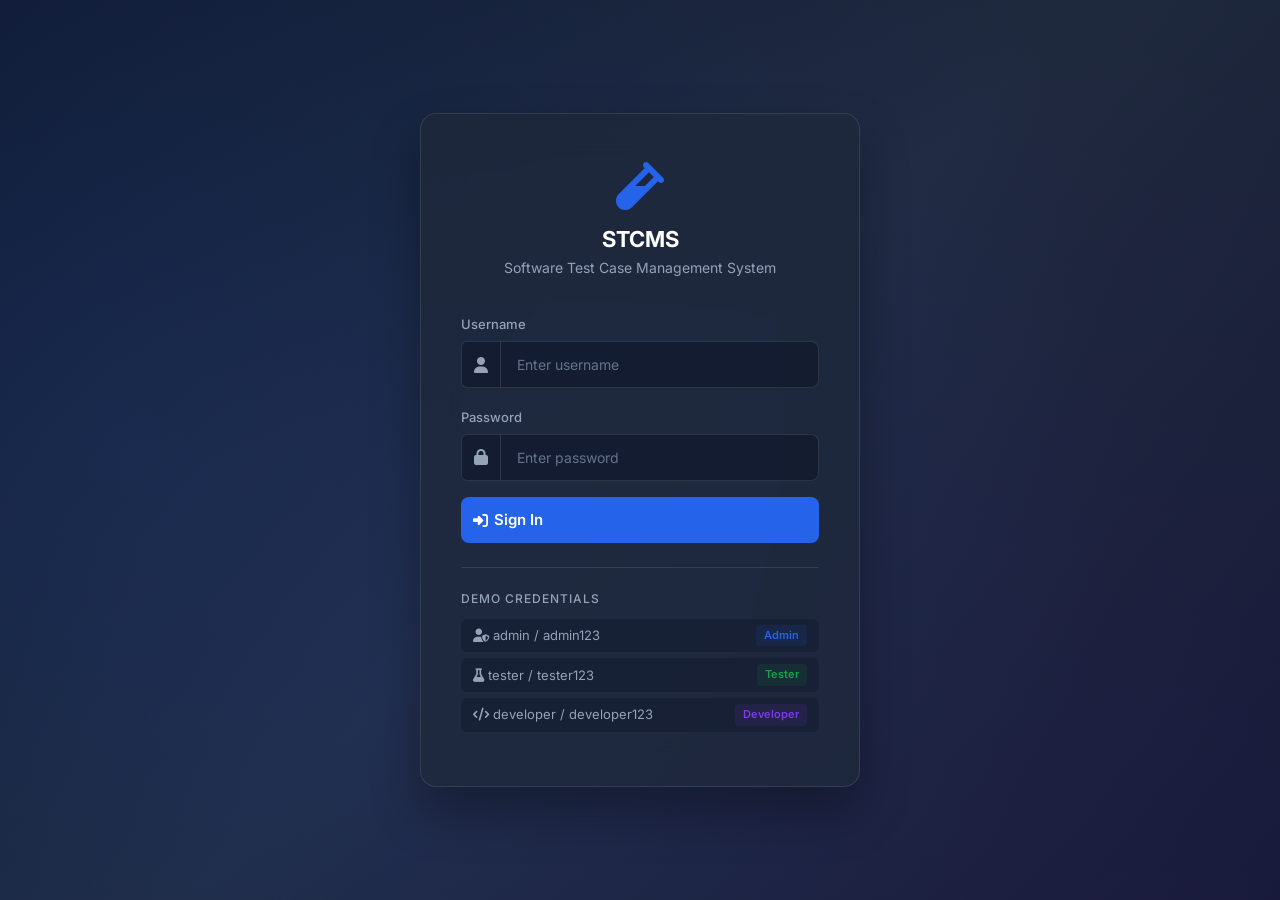
<file: index.html>
<!DOCTYPE html>
<html lang="en">
<head>
    <meta charset="UTF-8">
    <meta name="viewport" content="width=device-width, initial-scale=1.0">
    <meta name="description" content="Software Test Case Management System - Login to manage your QA testing workflow">
    <title>Login - STCMS</title>
    <link rel="stylesheet" href="https://cdn.jsdelivr.net/npm/bootstrap@5.3.0/dist/css/bootstrap.min.css">
    <link rel="stylesheet" href="https://cdnjs.cloudflare.com/ajax/libs/font-awesome/6.4.0/css/all.min.css">
    <link rel="stylesheet" href="css/style.css">
</head>
<body>
    <div class="login-wrapper">
        <div class="login-card">
            <div class="logo">
                <i class="fas fa-vial"></i>
                <h1>STCMS</h1>
                <p>Software Test Case Management System</p>
            </div>

            <div class="login-error" id="loginError">
                <i class="fas fa-exclamation-circle"></i>
                <span id="loginErrorMsg">Invalid username or password</span>
            </div>

            <form id="loginForm" onsubmit="handleLogin(event)">
                <div class="mb-3">
                    <label for="username" class="form-label">Username</label>
                    <div class="input-group">
                        <span class="input-group-text"><i class="fas fa-user"></i></span>
                        <input type="text" class="form-control" id="username" placeholder="Enter username" required autocomplete="username">
                    </div>
                </div>
                <div class="mb-3">
                    <label for="password" class="form-label">Password</label>
                    <div class="input-group">
                        <span class="input-group-text"><i class="fas fa-lock"></i></span>
                        <input type="password" class="form-control" id="password" placeholder="Enter password" required autocomplete="current-password">
                    </div>
                </div>
                <button type="submit" class="btn btn-primary" id="loginBtn">
                    <i class="fas fa-sign-in-alt"></i> Sign In
                </button>
            </form>

            <div class="demo-credentials">
                <h6>Demo Credentials</h6>
                <div class="credential-item" onclick="fillCredentials('admin', 'admin123')">
                    <span><i class="fas fa-user-shield"></i> admin / admin123</span>
                    <span class="role-badge" style="background:var(--primary-bg);color:var(--primary);">Admin</span>
                </div>
                <div class="credential-item" onclick="fillCredentials('tester', 'tester123')">
                    <span><i class="fas fa-flask"></i> tester / tester123</span>
                    <span class="role-badge" style="background:var(--success-bg);color:var(--success);">Tester</span>
                </div>
                <div class="credential-item" onclick="fillCredentials('developer', 'developer123')">
                    <span><i class="fas fa-code"></i> developer / developer123</span>
                    <span class="role-badge" style="background:var(--purple-bg);color:var(--purple);">Developer</span>
                </div>
            </div>
        </div>
    </div>

    <script src="js/storage.js"></script>
    <script src="js/utils.js"></script>
    <script src="js/auth.js"></script>
    <script src="js/app.js"></script>
    <script>
        // Redirect if already logged in
        if (isAuthenticated()) {
            window.location.href = 'dashboard.html';
        }

        function fillCredentials(username, password) {
            document.getElementById('username').value = username;
            document.getElementById('password').value = password;
        }

        function handleLogin(e) {
            e.preventDefault();
            const username = document.getElementById('username').value.trim();
            const password = document.getElementById('password').value.trim();
            const errorEl = document.getElementById('loginError');
            const errorMsg = document.getElementById('loginErrorMsg');

            if (!username || !password) {
                errorEl.style.display = 'block';
                errorMsg.textContent = 'Please enter both username and password';
                return;
            }

            const result = loginUser(username, password);
            if (result.success) {
                window.location.href = 'dashboard.html';
            } else {
                errorEl.style.display = 'block';
                errorMsg.textContent = result.message;
                document.getElementById('password').value = '';
            }
        }
    </script>
</body>
</html>
</file>
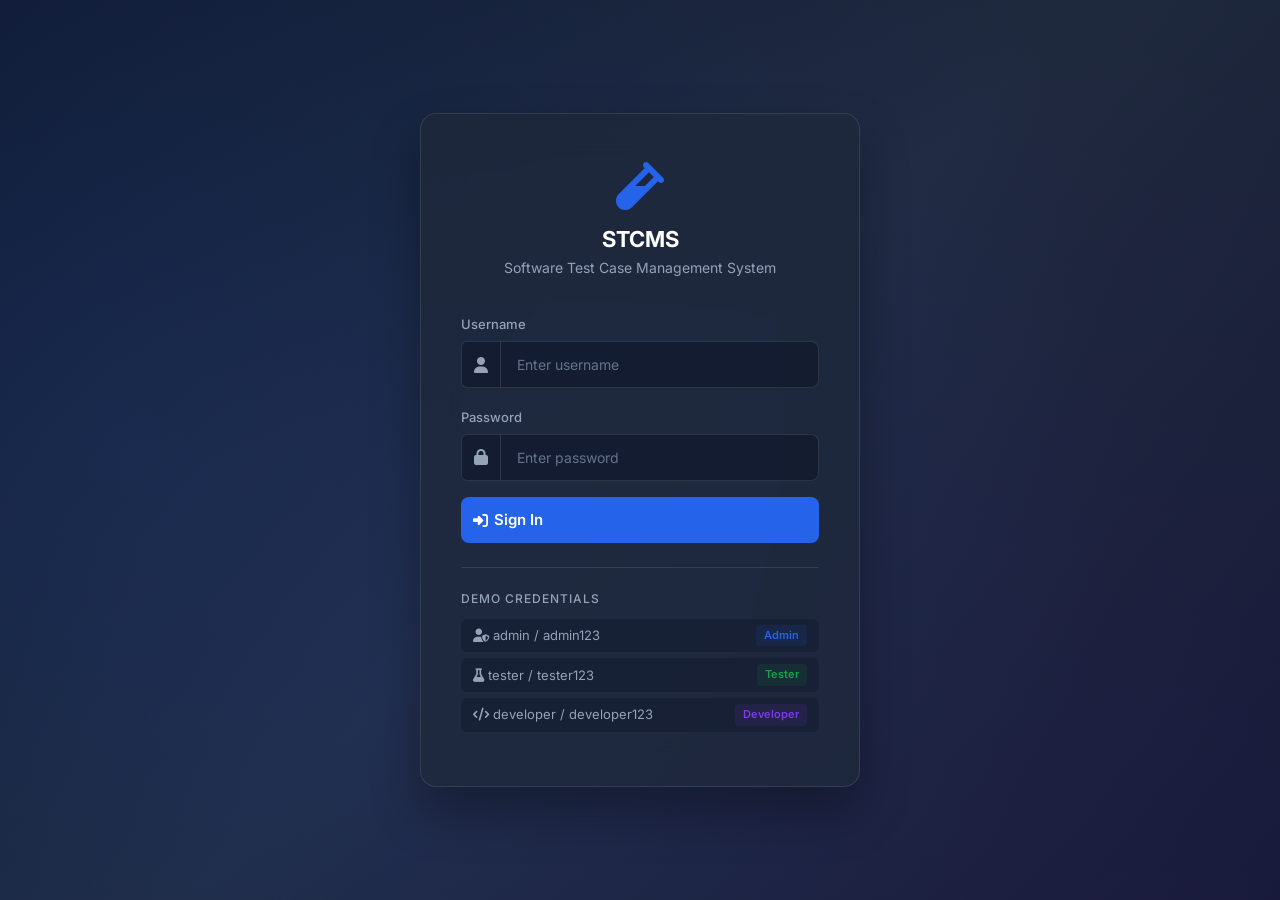
<file: bugs.html>
<!DOCTYPE html>
<html lang="en">
<head>
    <meta charset="UTF-8">
    <meta name="viewport" content="width=device-width, initial-scale=1.0">
    <meta name="description" content="STCMS Bug Tracking - Report, track, and manage software bugs">
    <title>Bug Tracking - STCMS</title>
    <link rel="stylesheet" href="https://cdn.jsdelivr.net/npm/bootstrap@5.3.0/dist/css/bootstrap.min.css">
    <link rel="stylesheet" href="https://cdnjs.cloudflare.com/ajax/libs/font-awesome/6.4.0/css/all.min.css">
    <link rel="stylesheet" href="css/style.css">
    <link rel="stylesheet" href="css/dashboard.css">
    <link rel="stylesheet" href="css/responsive.css">
</head>
<body>
    <div class="app-wrapper">
        <div class="sidebar" id="sidebar">
            <div class="sidebar-brand"><i class="fas fa-vial"></i><h5>STCMS <span>Test Management</span></h5></div>
            <nav class="sidebar-nav">
                <div class="nav-section"><div class="nav-section-title">Main</div><a href="dashboard.html" class="nav-link-sidebar"><i class="fas fa-th-large"></i> Dashboard</a><a href="projects.html" class="nav-link-sidebar"><i class="fas fa-folder-open"></i> Projects</a></div>
                <div class="nav-section"><div class="nav-section-title">Testing</div><a href="test-cases.html" class="nav-link-sidebar"><i class="fas fa-list-check"></i> Test Cases</a><a href="test-execution.html" class="nav-link-sidebar"><i class="fas fa-play-circle"></i> Test Execution</a><a href="test-suites.html" class="nav-link-sidebar"><i class="fas fa-layer-group"></i> Test Suites</a><a href="bugs.html" class="nav-link-sidebar active"><i class="fas fa-bug"></i> Bug Tracking</a></div>
                <div class="nav-section"><div class="nav-section-title">Analytics</div><a href="reports.html" class="nav-link-sidebar"><i class="fas fa-chart-bar"></i> Reports</a><a href="rtm.html" class="nav-link-sidebar"><i class="fas fa-project-diagram"></i> RTM</a></div>
                <div class="nav-section"><div class="nav-section-title">Admin</div><a href="team.html" class="nav-link-sidebar"><i class="fas fa-users"></i> Team</a><a href="settings.html" class="nav-link-sidebar"><i class="fas fa-cog"></i> Settings</a><a href="help.html" class="nav-link-sidebar"><i class="fas fa-question-circle"></i> Help</a></div>
            </nav>
            <div class="sidebar-footer"><a href="#" class="nav-link-sidebar" onclick="logoutUser(); return false;"><i class="fas fa-sign-out-alt"></i> Logout</a></div>
        </div>
        <div class="overlay" id="sidebarOverlay"></div>

        <div class="main-content">
            <header class="top-header">
                <div class="header-left"><button class="sidebar-toggle" id="sidebarToggle"><i class="fas fa-bars"></i></button><h1 class="page-title">Bug Tracking</h1></div>
                <div class="header-right">
                    <button class="header-btn theme-toggle" onclick="toggleTheme()" title="Toggle Theme"><i class="fas fa-moon" id="themeIcon"></i></button>
                    <div style="position:relative;"><button class="header-btn" id="notificationBtn" onclick="toggleNotifications()"><i class="fas fa-bell"></i><span class="notification-count" id="notificationCount" style="display:none;">0</span></button><div class="notification-dropdown" id="notificationDropdown"><div class="notification-header"><h6>Notifications</h6><button class="btn btn-sm btn-link" onclick="markAllNotificationsRead()">Mark all read</button></div><div class="notification-list" id="notificationList"></div></div></div>
                    <div class="user-dropdown"><div class="user-avatar" id="headerUserAvatar">AU</div><div class="user-info"><span class="user-name" id="headerUserName">Admin</span><span class="user-role" id="headerUserRole">Admin</span></div></div>
                </div>
            </header>

            <div class="page-content">
                <div class="page-header">
                    <div><h2>Bug Tracking</h2><p>Report, track, and manage software bugs</p></div>
                    <div class="d-flex gap-2">
                        <button class="btn btn-outline-primary" onclick="exportBugsCSV()"><i class="fas fa-download"></i> Export CSV</button>
                        <button class="btn btn-danger" onclick="openBugModal()"><i class="fas fa-bug"></i> Report Bug</button>
                    </div>
                </div>

                <div class="table-container">
                    <div class="table-toolbar">
                        <div class="search-box"><i class="fas fa-search"></i><input type="text" class="form-control" id="bugSearch" placeholder="Search bugs..." oninput="renderBugs()"></div>
                        <div class="table-filters">
                            <select class="form-select" id="bugStatusFilter" onchange="renderBugs()"><option value="">All Status</option><option value="Open">Open</option><option value="Assigned">Assigned</option><option value="In Progress">In Progress</option><option value="Fixed">Fixed</option><option value="Retest">Retest</option><option value="Reopened">Reopened</option><option value="Closed">Closed</option><option value="Rejected">Rejected</option></select>
                            <select class="form-select" id="bugSeverityFilter" onchange="renderBugs()"><option value="">All Severity</option><option value="Critical">Critical</option><option value="Major">Major</option><option value="Minor">Minor</option><option value="Trivial">Trivial</option></select>
                            <select class="form-select" id="bugPriorityFilter" onchange="renderBugs()"><option value="">All Priority</option><option value="High">High</option><option value="Medium">Medium</option><option value="Low">Low</option></select>
                        </div>
                    </div>
                    <div class="table-responsive">
                        <table class="table">
                            <thead><tr><th>Bug ID</th><th>Title</th><th>Project</th><th>Severity</th><th>Priority</th><th>Assigned To</th><th>Status</th><th>Updated</th><th>Actions</th></tr></thead>
                            <tbody id="bugTableBody"></tbody>
                        </table>
                    </div>
                    <div class="table-pagination" id="bugPagination"></div>
                </div>
            </div>
        </div>
    </div>

    <!-- Bug Modal -->
    <div class="modal fade" id="bugModal" tabindex="-1"><div class="modal-dialog modal-xl"><div class="modal-content">
        <div class="modal-header"><h5 class="modal-title" id="bugModalTitle">Report Bug</h5><button type="button" class="btn-close" data-bs-dismiss="modal"></button></div>
        <div class="modal-body">
            <form id="bugForm">
                <input type="hidden" id="bugId">
                <div class="row g-3">
                    <div class="col-md-8"><label for="bugTitle" class="form-label">Bug Title *</label><input type="text" class="form-control" id="bugTitle" required minlength="5"><div class="invalid-feedback"></div></div>
                    <div class="col-md-4"><label for="bugProject" class="form-label">Project *</label><select class="form-select" id="bugProject" required><option value="">Select Project</option></select><div class="invalid-feedback"></div></div>
                    <div class="col-12"><label for="bugDescription" class="form-label">Description *</label><textarea class="form-control" id="bugDescription" rows="3" required></textarea><div class="invalid-feedback"></div></div>
                    <div class="col-md-6"><label for="bugModule" class="form-label">Module</label><input type="text" class="form-control" id="bugModule" placeholder="e.g., Authentication"></div>
                    <div class="col-md-6"><label for="bugRelatedTC" class="form-label">Related Test Case</label><select class="form-select" id="bugRelatedTC"><option value="">None</option></select></div>
                    <div class="col-12"><label for="bugSteps" class="form-label">Steps to Reproduce *</label><textarea class="form-control" id="bugSteps" rows="3" required placeholder="1. Step one&#10;2. Step two"></textarea><div class="invalid-feedback"></div></div>
                    <div class="col-md-6"><label for="bugExpected" class="form-label">Expected Result *</label><textarea class="form-control" id="bugExpected" rows="2" required></textarea><div class="invalid-feedback"></div></div>
                    <div class="col-md-6"><label for="bugActual" class="form-label">Actual Result *</label><textarea class="form-control" id="bugActual" rows="2" required></textarea><div class="invalid-feedback"></div></div>
                    <div class="col-md-3"><label for="bugSeverity" class="form-label">Severity *</label><select class="form-select" id="bugSeverity" required><option value="Major">Major</option><option value="Critical">Critical</option><option value="Minor">Minor</option><option value="Trivial">Trivial</option></select></div>
                    <div class="col-md-3"><label for="bugPriority" class="form-label">Priority *</label><select class="form-select" id="bugPriority" required><option value="Medium">Medium</option><option value="High">High</option><option value="Low">Low</option></select></div>
                    <div class="col-md-3"><label for="bugEnvironment" class="form-label">Environment</label><input type="text" class="form-control" id="bugEnvironment" placeholder="e.g., Production"></div>
                    <div class="col-md-3"><label for="bugBrowser" class="form-label">Browser</label><input type="text" class="form-control" id="bugBrowser" placeholder="e.g., Chrome 120"></div>
                    <div class="col-md-3"><label for="bugOS" class="form-label">Operating System</label><input type="text" class="form-control" id="bugOS" placeholder="e.g., Windows 11"></div>
                    <div class="col-md-3"><label for="bugAssignedTo" class="form-label">Assigned To</label><select class="form-select" id="bugAssignedTo"><option value="">Unassigned</option></select></div>
                    <div class="col-md-3"><label for="bugStatus" class="form-label">Status</label><select class="form-select" id="bugStatus"><option value="Open">Open</option><option value="Assigned">Assigned</option><option value="In Progress">In Progress</option><option value="Fixed">Fixed</option><option value="Retest">Retest</option><option value="Reopened">Reopened</option><option value="Closed">Closed</option><option value="Rejected">Rejected</option></select></div>
                    <div class="col-md-3"><label for="bugDevComments" class="form-label">Developer Comments</label><textarea class="form-control" id="bugDevComments" rows="1"></textarea></div>
                </div>
            </form>
        </div>
        <div class="modal-footer"><button type="button" class="btn btn-secondary" data-bs-dismiss="modal">Cancel</button><button type="button" class="btn btn-danger" onclick="saveBug()"><i class="fas fa-save"></i> Save Bug</button></div>
    </div></div></div>

    <!-- View Bug Modal -->
    <div class="modal fade" id="viewBugModal" tabindex="-1"><div class="modal-dialog modal-xl"><div class="modal-content">
        <div class="modal-header"><h5 class="modal-title">Bug Details</h5><button type="button" class="btn-close" data-bs-dismiss="modal"></button></div>
        <div class="modal-body" id="viewBugBody"></div>
    </div></div></div>

    <div class="toast-container" id="toastContainer"></div>

    <script src="https://cdn.jsdelivr.net/npm/bootstrap@5.3.0/dist/js/bootstrap.bundle.min.js"></script>
    <script src="js/storage.js"></script>
    <script src="js/utils.js"></script>
    <script src="js/auth.js"></script>
    <script src="js/notifications.js"></script>
    <script src="js/app.js"></script>
    <script src="js/bugs.js"></script>
</body>
</html>
</file>
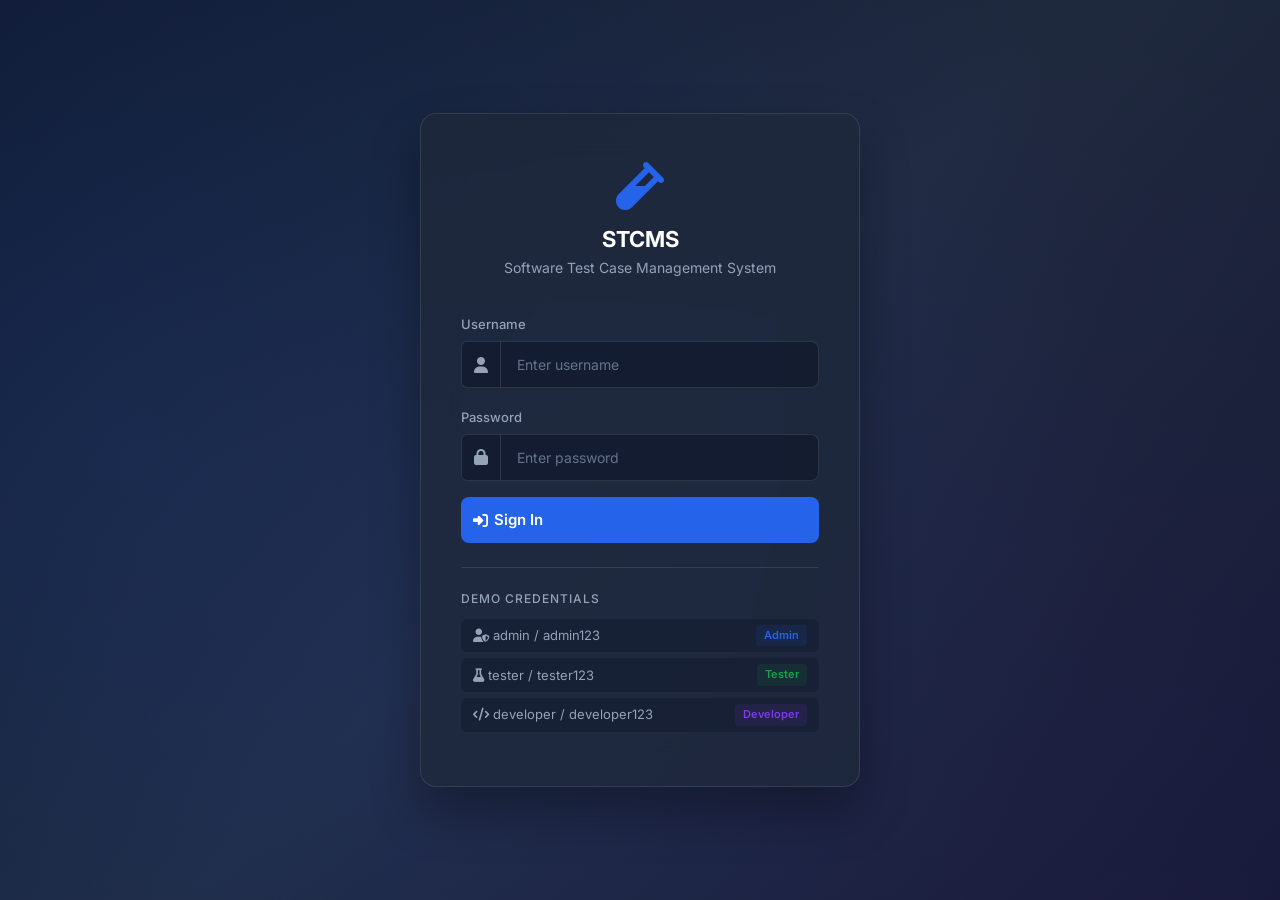
<file: help.html>
<!DOCTYPE html>
<html lang="en">
<head>
    <meta charset="UTF-8">
    <meta name="viewport" content="width=device-width, initial-scale=1.0">
    <meta name="description" content="STCMS Help - User guide and FAQ">
    <title>Help - STCMS</title>
    <link rel="stylesheet" href="https://cdn.jsdelivr.net/npm/bootstrap@5.3.0/dist/css/bootstrap.min.css">
    <link rel="stylesheet" href="https://cdnjs.cloudflare.com/ajax/libs/font-awesome/6.4.0/css/all.min.css">
    <link rel="stylesheet" href="css/style.css">
    <link rel="stylesheet" href="css/dashboard.css">
    <link rel="stylesheet" href="css/responsive.css">
</head>
<body>
    <div class="app-wrapper">
        <div class="sidebar" id="sidebar">
            <div class="sidebar-brand"><i class="fas fa-vial"></i><h5>STCMS <span>Test Management</span></h5></div>
            <nav class="sidebar-nav">
                <div class="nav-section"><div class="nav-section-title">Main</div><a href="dashboard.html" class="nav-link-sidebar"><i class="fas fa-th-large"></i> Dashboard</a><a href="projects.html" class="nav-link-sidebar"><i class="fas fa-folder-open"></i> Projects</a></div>
                <div class="nav-section"><div class="nav-section-title">Testing</div><a href="test-cases.html" class="nav-link-sidebar"><i class="fas fa-list-check"></i> Test Cases</a><a href="test-execution.html" class="nav-link-sidebar"><i class="fas fa-play-circle"></i> Test Execution</a><a href="test-suites.html" class="nav-link-sidebar"><i class="fas fa-layer-group"></i> Test Suites</a><a href="bugs.html" class="nav-link-sidebar"><i class="fas fa-bug"></i> Bug Tracking</a></div>
                <div class="nav-section"><div class="nav-section-title">Analytics</div><a href="reports.html" class="nav-link-sidebar"><i class="fas fa-chart-bar"></i> Reports</a><a href="rtm.html" class="nav-link-sidebar"><i class="fas fa-project-diagram"></i> RTM</a></div>
                <div class="nav-section"><div class="nav-section-title">Admin</div><a href="team.html" class="nav-link-sidebar"><i class="fas fa-users"></i> Team</a><a href="settings.html" class="nav-link-sidebar"><i class="fas fa-cog"></i> Settings</a><a href="help.html" class="nav-link-sidebar active"><i class="fas fa-question-circle"></i> Help</a></div>
            </nav>
            <div class="sidebar-footer"><a href="#" class="nav-link-sidebar" onclick="logoutUser(); return false;"><i class="fas fa-sign-out-alt"></i> Logout</a></div>
        </div>
        <div class="overlay" id="sidebarOverlay"></div>
        <div class="main-content">
            <header class="top-header">
                <div class="header-left"><button class="sidebar-toggle" id="sidebarToggle"><i class="fas fa-bars"></i></button><h1 class="page-title">Help & About</h1></div>
                <div class="header-right">
                    <button class="header-btn theme-toggle" onclick="toggleTheme()" title="Toggle Theme"><i class="fas fa-moon" id="themeIcon"></i></button>
                    <div style="position:relative;"><button class="header-btn" id="notificationBtn" onclick="toggleNotifications()"><i class="fas fa-bell"></i><span class="notification-count" id="notificationCount" style="display:none;">0</span></button><div class="notification-dropdown" id="notificationDropdown"><div class="notification-header"><h6>Notifications</h6><button class="btn btn-sm btn-link" onclick="markAllNotificationsRead()">Mark all read</button></div><div class="notification-list" id="notificationList"></div></div></div>
                    <div class="user-dropdown"><div class="user-avatar" id="headerUserAvatar">AU</div><div class="user-info"><span class="user-name" id="headerUserName">Admin</span><span class="user-role" id="headerUserRole">Admin</span></div></div>
                </div>
            </header>
            <div class="page-content">
                <div class="page-header"><div><h2>Help & About</h2><p>User guide, FAQ, and application information</p></div></div>

                <!-- About -->
                <div class="help-card">
                    <h5><i class="fas fa-info-circle" style="color:var(--primary);margin-right:8px;"></i>About STCMS</h5>
                    <p>The <strong>Software Test Case Management System (STCMS)</strong> is a web-based application designed for QA teams to manage their testing workflow. It provides a comprehensive suite of tools for creating and managing projects, test cases, test suites, bug tracking, and generating testing reports.</p>
                    <p style="margin-top:8px;">This application was developed as an academic project for <strong>Software Engineering and Quality Assurance (SEQA)</strong>. It uses HTML5, CSS3, JavaScript (ES6+), Bootstrap 5, Chart.js, and LocalStorage for data persistence.</p>
                </div>

                <!-- Quick Start -->
                <div class="help-card">
                    <h5><i class="fas fa-rocket" style="color:var(--success);margin-right:8px;"></i>Quick Start Guide</h5>
                    <div class="steps-list">
                        <ol style="padding-left:20px;line-height:2.2;">
                            <li><strong>Login</strong> with demo credentials (admin/admin123, tester/tester123, developer/developer123)</li>
                            <li><strong>Create a Project</strong> – Go to Projects and add a new software project</li>
                            <li><strong>Create Test Cases</strong> – Navigate to Test Cases and add test cases for your project</li>
                            <li><strong>Create Test Suites</strong> – Group related test cases into suites</li>
                            <li><strong>Execute Tests</strong> – Go to Test Execution, select a test case, and record results</li>
                            <li><strong>Report Bugs</strong> – When a test fails, report bugs directly from the execution page</li>
                            <li><strong>Track Progress</strong> – Use the Dashboard and Reports to monitor testing progress</li>
                            <li><strong>Manage RTM</strong> – Map requirements to test cases in the RTM section</li>
                        </ol>
                    </div>
                </div>

                <!-- Modules -->
                <div class="help-card">
                    <h5><i class="fas fa-th-large" style="color:var(--primary);margin-right:8px;"></i>Modules Overview</h5>
                    <div class="table-responsive">
                        <table class="table" style="font-size:13px;">
                            <thead><tr><th>Module</th><th>Description</th><th>Access</th></tr></thead>
                            <tbody>
                                <tr><td><strong>Dashboard</strong></td><td>Overview of testing metrics, charts, quality metrics, and recent activity</td><td>All roles</td></tr>
                                <tr><td><strong>Projects</strong></td><td>Create and manage software projects with status tracking</td><td>Admin, PM, Tester</td></tr>
                                <tr><td><strong>Test Cases</strong></td><td>Create, edit, duplicate, search, filter, and manage test cases</td><td>Admin, Tester</td></tr>
                                <tr><td><strong>Test Execution</strong></td><td>Execute test cases, record results, and report bugs on failure</td><td>Admin, Tester</td></tr>
                                <tr><td><strong>Test Suites</strong></td><td>Group test cases into suites for organized testing</td><td>Admin, Tester</td></tr>
                                <tr><td><strong>Bug Tracking</strong></td><td>Report, track, assign, and manage software bugs</td><td>Admin, Tester, Dev</td></tr>
                                <tr><td><strong>Reports</strong></td><td>Generate 9 types of reports with charts and CSV export</td><td>All roles</td></tr>
                                <tr><td><strong>RTM</strong></td><td>Requirement Traceability Matrix mapping requirements to tests</td><td>Admin, Tester, PM</td></tr>
                                <tr><td><strong>Team</strong></td><td>Manage team members, roles, and assignments</td><td>Admin only</td></tr>
                                <tr><td><strong>Settings</strong></td><td>Theme toggle, data export/import, activity log, reset</td><td>All roles</td></tr>
                            </tbody>
                        </table>
                    </div>
                </div>

                <!-- Demo Credentials -->
                <div class="help-card">
                    <h5><i class="fas fa-key" style="color:var(--warning);margin-right:8px;"></i>Demo Credentials</h5>
                    <div class="table-responsive">
                        <table class="table" style="font-size:13px;">
                            <thead><tr><th>Role</th><th>Username</th><th>Password</th><th>Access Level</th></tr></thead>
                            <tbody>
                                <tr><td><strong>Admin</strong></td><td>admin</td><td>admin123</td><td>Full access to all modules</td></tr>
                                <tr><td><strong>Tester</strong></td><td>tester</td><td>tester123</td><td>Test cases, execution, bug reporting, reports</td></tr>
                                <tr><td><strong>Developer</strong></td><td>developer</td><td>developer123</td><td>Bug tracking, view test results, reports</td></tr>
                            </tbody>
                        </table>
                    </div>
                </div>

                <!-- FAQ -->
                <div class="help-card">
                    <h5><i class="fas fa-question-circle" style="color:var(--info);margin-right:8px;"></i>Frequently Asked Questions</h5>
                    <div class="faq-item active" onclick="this.classList.toggle('active')">
                        <div class="faq-question">Where is the data stored? <i class="fas fa-chevron-down"></i></div>
                        <div class="faq-answer">All data is stored in your browser's LocalStorage. Data persists across browser refreshes but is specific to the browser and device you're using. It is not synced across devices.</div>
                    </div>
                    <div class="faq-item" onclick="this.classList.toggle('active')">
                        <div class="faq-question">How do I backup my data? <i class="fas fa-chevron-down"></i></div>
                        <div class="faq-answer">Go to Settings and click "Export All Data (JSON)". This downloads a complete backup file. You can restore it later using the "Import Data" option.</div>
                    </div>
                    <div class="faq-item" onclick="this.classList.toggle('active')">
                        <div class="faq-question">Can I report a bug from a failed test? <i class="fas fa-chevron-down"></i></div>
                        <div class="faq-answer">Yes! When you execute a test case and mark it as "Failed", a "Report Bug" button appears. Clicking it will pre-fill the bug report form with details from the test case.</div>
                    </div>
                    <div class="faq-item" onclick="this.classList.toggle('active')">
                        <div class="faq-question">How do I export reports? <i class="fas fa-chevron-down"></i></div>
                        <div class="faq-answer">Each report page has CSV export buttons. You can also export all data as JSON from the Settings page. The Reports page also has a Print button for physical copies.</div>
                    </div>
                    <div class="faq-item" onclick="this.classList.toggle('active')">
                        <div class="faq-question">Is this application secure for production use? <i class="fas fa-chevron-down"></i></div>
                        <div class="faq-answer">No. This application uses client-side LocalStorage for authentication, which is NOT secure for production. It is designed for academic demonstration purposes only. Real applications should use server-side authentication, encrypted passwords, and proper session management.</div>
                    </div>
                    <div class="faq-item" onclick="this.classList.toggle('active')">
                        <div class="faq-question">What is the RTM module? <i class="fas fa-chevron-down"></i></div>
                        <div class="faq-answer">RTM stands for Requirement Traceability Matrix. It maps software requirements to their corresponding test cases, helping ensure complete test coverage. You can add requirements, link test cases, and track which requirements are covered, partially covered, or not tested.</div>
                    </div>
                    <div class="faq-item" onclick="this.classList.toggle('active')">
                        <div class="faq-question">How are quality metrics calculated? <i class="fas fa-chevron-down"></i></div>
                        <div class="faq-answer">Quality metrics are calculated dynamically from data: Pass Rate = Passed / Executed × 100, Test Coverage = Executed / Total × 100, Defect Density = Total Bugs / Total Test Cases. All formulas update automatically as data changes.</div>
                    </div>
                </div>

                <!-- Technology Stack -->
                <div class="help-card">
                    <h5><i class="fas fa-code" style="color:var(--purple);margin-right:8px;"></i>Technology Stack</h5>
                    <div class="row g-3 mt-2">
                        <div class="col-md-4"><div class="metric-item"><span class="metric-value" style="font-size:20px;color:var(--danger);"><i class="fab fa-html5"></i></span><span class="metric-label">HTML5</span></div></div>
                        <div class="col-md-4"><div class="metric-item"><span class="metric-value" style="font-size:20px;color:var(--primary);"><i class="fab fa-css3-alt"></i></span><span class="metric-label">CSS3</span></div></div>
                        <div class="col-md-4"><div class="metric-item"><span class="metric-value" style="font-size:20px;color:var(--warning);"><i class="fab fa-js"></i></span><span class="metric-label">JavaScript ES6+</span></div></div>
                        <div class="col-md-4"><div class="metric-item"><span class="metric-value" style="font-size:20px;color:var(--purple);"><i class="fab fa-bootstrap"></i></span><span class="metric-label">Bootstrap 5</span></div></div>
                        <div class="col-md-4"><div class="metric-item"><span class="metric-value" style="font-size:20px;color:var(--success);"><i class="fas fa-chart-pie"></i></span><span class="metric-label">Chart.js</span></div></div>
                        <div class="col-md-4"><div class="metric-item"><span class="metric-value" style="font-size:20px;color:var(--info);"><i class="fas fa-database"></i></span><span class="metric-label">LocalStorage</span></div></div>
                    </div>
                </div>
            </div>
        </div>
    </div>

    <div class="toast-container" id="toastContainer"></div>
    <script src="https://cdn.jsdelivr.net/npm/bootstrap@5.3.0/dist/js/bootstrap.bundle.min.js"></script>
    <script src="js/storage.js"></script>
    <script src="js/utils.js"></script>
    <script src="js/auth.js"></script>
    <script src="js/notifications.js"></script>
    <script src="js/app.js"></script>
</body>
</html>
</file>
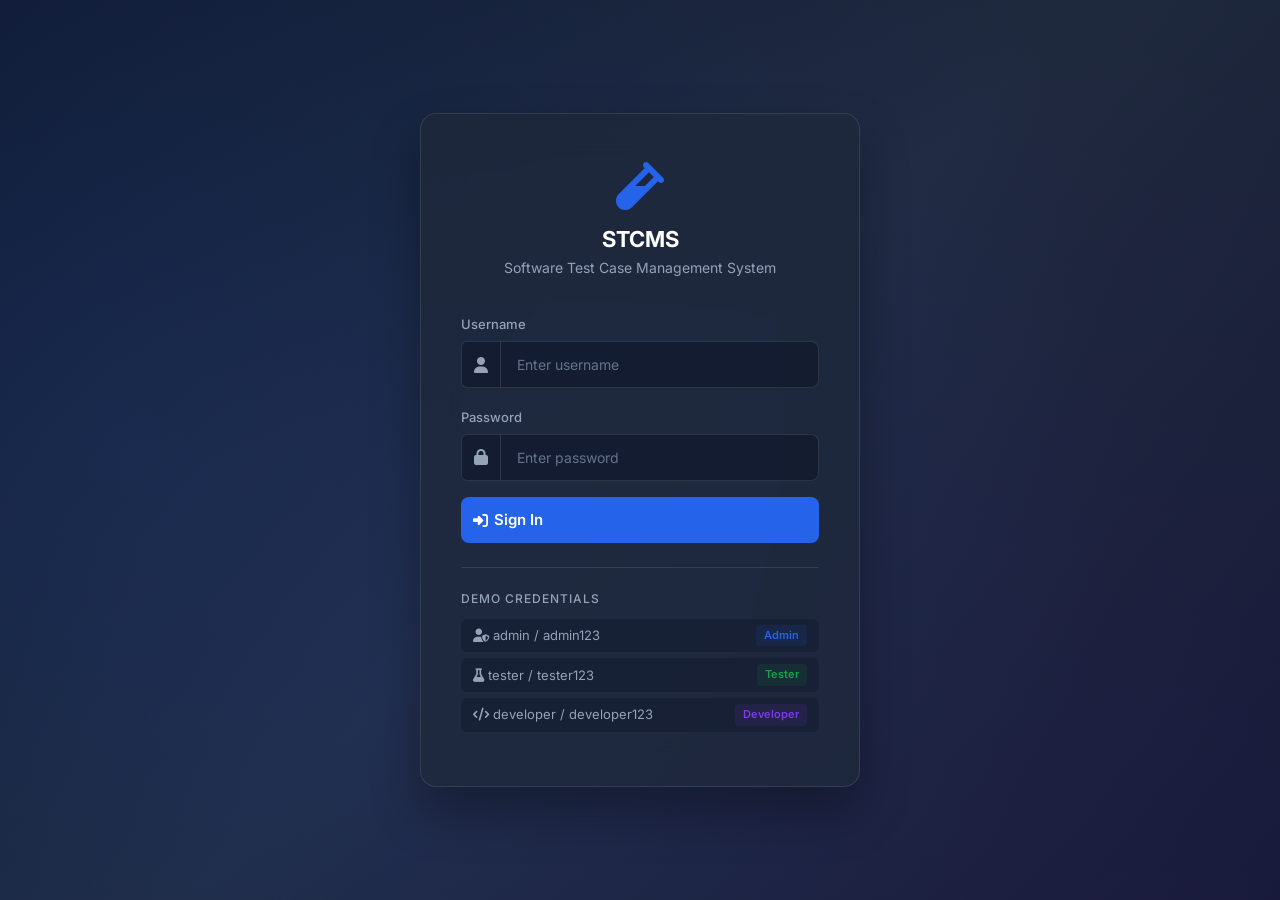
<file: projects.html>
<!DOCTYPE html>
<html lang="en">
<head>
    <meta charset="UTF-8">
    <meta name="viewport" content="width=device-width, initial-scale=1.0">
    <meta name="description" content="STCMS Projects - Manage software projects for testing">
    <title>Projects - STCMS</title>
    <link rel="stylesheet" href="https://cdn.jsdelivr.net/npm/bootstrap@5.3.0/dist/css/bootstrap.min.css">
    <link rel="stylesheet" href="https://cdnjs.cloudflare.com/ajax/libs/font-awesome/6.4.0/css/all.min.css">
    <link rel="stylesheet" href="css/style.css">
    <link rel="stylesheet" href="css/dashboard.css">
    <link rel="stylesheet" href="css/responsive.css">
</head>
<body>
    <div class="app-wrapper">
        <div class="sidebar" id="sidebar">
            <div class="sidebar-brand"><i class="fas fa-vial"></i><h5>STCMS <span>Test Management</span></h5></div>
            <nav class="sidebar-nav">
                <div class="nav-section"><div class="nav-section-title">Main</div><a href="dashboard.html" class="nav-link-sidebar"><i class="fas fa-th-large"></i> Dashboard</a><a href="projects.html" class="nav-link-sidebar active"><i class="fas fa-folder-open"></i> Projects</a></div>
                <div class="nav-section"><div class="nav-section-title">Testing</div><a href="test-cases.html" class="nav-link-sidebar"><i class="fas fa-list-check"></i> Test Cases</a><a href="test-execution.html" class="nav-link-sidebar"><i class="fas fa-play-circle"></i> Test Execution</a><a href="test-suites.html" class="nav-link-sidebar"><i class="fas fa-layer-group"></i> Test Suites</a><a href="bugs.html" class="nav-link-sidebar"><i class="fas fa-bug"></i> Bug Tracking</a></div>
                <div class="nav-section"><div class="nav-section-title">Analytics</div><a href="reports.html" class="nav-link-sidebar"><i class="fas fa-chart-bar"></i> Reports</a><a href="rtm.html" class="nav-link-sidebar"><i class="fas fa-project-diagram"></i> RTM</a></div>
                <div class="nav-section"><div class="nav-section-title">Admin</div><a href="team.html" class="nav-link-sidebar"><i class="fas fa-users"></i> Team</a><a href="settings.html" class="nav-link-sidebar"><i class="fas fa-cog"></i> Settings</a><a href="help.html" class="nav-link-sidebar"><i class="fas fa-question-circle"></i> Help</a></div>
            </nav>
            <div class="sidebar-footer"><a href="#" class="nav-link-sidebar" onclick="logoutUser(); return false;"><i class="fas fa-sign-out-alt"></i> Logout</a></div>
        </div>
        <div class="overlay" id="sidebarOverlay"></div>

        <div class="main-content">
            <header class="top-header">
                <div class="header-left"><button class="sidebar-toggle" id="sidebarToggle"><i class="fas fa-bars"></i></button><h1 class="page-title">Projects</h1></div>
                <div class="header-right">
                    <button class="header-btn theme-toggle" onclick="toggleTheme()" title="Toggle Theme"><i class="fas fa-moon" id="themeIcon"></i></button>
                    <div style="position:relative;"><button class="header-btn" id="notificationBtn" onclick="toggleNotifications()"><i class="fas fa-bell"></i><span class="notification-count" id="notificationCount" style="display:none;">0</span></button><div class="notification-dropdown" id="notificationDropdown"><div class="notification-header"><h6>Notifications</h6><button class="btn btn-sm btn-link" onclick="markAllNotificationsRead()">Mark all read</button></div><div class="notification-list" id="notificationList"></div></div></div>
                    <div class="user-dropdown"><div class="user-avatar" id="headerUserAvatar">AU</div><div class="user-info"><span class="user-name" id="headerUserName">Admin</span><span class="user-role" id="headerUserRole">Admin</span></div></div>
                </div>
            </header>

            <div class="page-content">
                <div class="page-header">
                    <div><h2>Projects</h2><p>Manage your software testing projects</p></div>
                    <div class="d-flex gap-2">
                        <div class="search-box" style="position:relative;"><i class="fas fa-search" style="position:absolute;left:12px;top:50%;transform:translateY(-50%);color:var(--gray-light);"></i><input type="text" class="form-control" id="projectSearch" placeholder="Search projects..." style="padding-left:36px;" oninput="renderProjects()"></div>
                        <select class="form-select" id="projectStatusFilter" style="width:150px;" onchange="renderProjects()"><option value="">All Status</option><option value="Planning">Planning</option><option value="Active">Active</option><option value="Testing">Testing</option><option value="Completed">Completed</option><option value="On Hold">On Hold</option></select>
                        <button class="btn btn-primary" onclick="openProjectModal()"><i class="fas fa-plus"></i> Add Project</button>
                    </div>
                </div>

                <div class="project-cards" id="projectCards"></div>
            </div>
        </div>
    </div>

    <!-- Project Modal -->
    <div class="modal fade" id="projectModal" tabindex="-1"><div class="modal-dialog modal-lg"><div class="modal-content">
        <div class="modal-header"><h5 class="modal-title" id="projectModalTitle">Add Project</h5><button type="button" class="btn-close" data-bs-dismiss="modal"></button></div>
        <div class="modal-body">
            <form id="projectForm">
                <input type="hidden" id="projectId">
                <div class="row g-3">
                    <div class="col-md-6"><label for="projectName" class="form-label">Project Name *</label><input type="text" class="form-control" id="projectName" required minlength="3"><div class="invalid-feedback"></div></div>
                    <div class="col-md-6"><label for="projectVersion" class="form-label">Version *</label><input type="text" class="form-control" id="projectVersion" required placeholder="e.g., 1.0.0"><div class="invalid-feedback"></div></div>
                    <div class="col-12"><label for="projectDesc" class="form-label">Description *</label><textarea class="form-control" id="projectDesc" rows="3" required minlength="10"></textarea><div class="invalid-feedback"></div></div>
                    <div class="col-md-6"><label for="projectStartDate" class="form-label">Start Date *</label><input type="date" class="form-control" id="projectStartDate" required><div class="invalid-feedback"></div></div>
                    <div class="col-md-6"><label for="projectEndDate" class="form-label">End Date *</label><input type="date" class="form-control" id="projectEndDate" required><div class="invalid-feedback"></div></div>
                    <div class="col-md-6"><label for="projectManager" class="form-label">Project Manager *</label><select class="form-select" id="projectManager" required><option value="">Select Manager</option></select><div class="invalid-feedback"></div></div>
                    <div class="col-md-6"><label for="projectStatus" class="form-label">Status *</label><select class="form-select" id="projectStatus" required><option value="Planning">Planning</option><option value="Active">Active</option><option value="Testing">Testing</option><option value="Completed">Completed</option><option value="On Hold">On Hold</option></select><div class="invalid-feedback"></div></div>
                </div>
            </form>
        </div>
        <div class="modal-footer"><button type="button" class="btn btn-secondary" data-bs-dismiss="modal">Cancel</button><button type="button" class="btn btn-primary" onclick="saveProject()"><i class="fas fa-save"></i> Save Project</button></div>
    </div></div></div>

    <!-- View Project Modal -->
    <div class="modal fade" id="viewProjectModal" tabindex="-1"><div class="modal-dialog modal-lg"><div class="modal-content">
        <div class="modal-header"><h5 class="modal-title">Project Details</h5><button type="button" class="btn-close" data-bs-dismiss="modal"></button></div>
        <div class="modal-body" id="viewProjectBody"></div>
    </div></div></div>

    <div class="toast-container" id="toastContainer"></div>

    <script src="https://cdn.jsdelivr.net/npm/bootstrap@5.3.0/dist/js/bootstrap.bundle.min.js"></script>
    <script src="js/storage.js"></script>
    <script src="js/utils.js"></script>
    <script src="js/auth.js"></script>
    <script src="js/notifications.js"></script>
    <script src="js/app.js"></script>
    <script src="js/projects.js"></script>
</body>
</html>
</file>
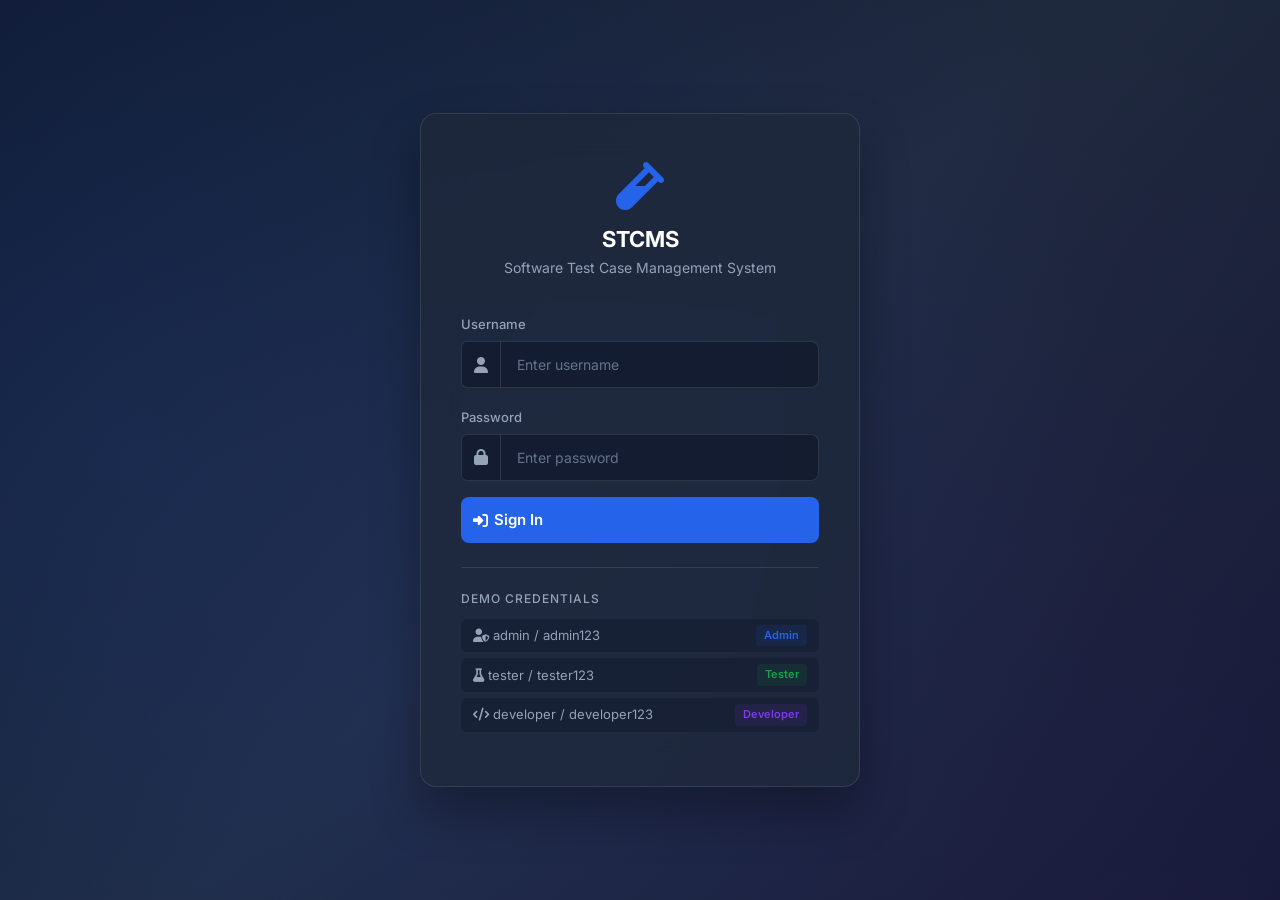
<file: rtm.html>
<!DOCTYPE html>
<html lang="en">
<head>
    <meta charset="UTF-8">
    <meta name="viewport" content="width=device-width, initial-scale=1.0">
    <meta name="description" content="STCMS RTM - Requirement Traceability Matrix">
    <title>RTM - STCMS</title>
    <link rel="stylesheet" href="https://cdn.jsdelivr.net/npm/bootstrap@5.3.0/dist/css/bootstrap.min.css">
    <link rel="stylesheet" href="https://cdnjs.cloudflare.com/ajax/libs/font-awesome/6.4.0/css/all.min.css">
    <link rel="stylesheet" href="css/style.css">
    <link rel="stylesheet" href="css/dashboard.css">
    <link rel="stylesheet" href="css/responsive.css">
</head>
<body>
    <div class="app-wrapper">
        <div class="sidebar" id="sidebar">
            <div class="sidebar-brand"><i class="fas fa-vial"></i><h5>STCMS <span>Test Management</span></h5></div>
            <nav class="sidebar-nav">
                <div class="nav-section"><div class="nav-section-title">Main</div><a href="dashboard.html" class="nav-link-sidebar"><i class="fas fa-th-large"></i> Dashboard</a><a href="projects.html" class="nav-link-sidebar"><i class="fas fa-folder-open"></i> Projects</a></div>
                <div class="nav-section"><div class="nav-section-title">Testing</div><a href="test-cases.html" class="nav-link-sidebar"><i class="fas fa-list-check"></i> Test Cases</a><a href="test-execution.html" class="nav-link-sidebar"><i class="fas fa-play-circle"></i> Test Execution</a><a href="test-suites.html" class="nav-link-sidebar"><i class="fas fa-layer-group"></i> Test Suites</a><a href="bugs.html" class="nav-link-sidebar"><i class="fas fa-bug"></i> Bug Tracking</a></div>
                <div class="nav-section"><div class="nav-section-title">Analytics</div><a href="reports.html" class="nav-link-sidebar"><i class="fas fa-chart-bar"></i> Reports</a><a href="rtm.html" class="nav-link-sidebar active"><i class="fas fa-project-diagram"></i> RTM</a></div>
                <div class="nav-section"><div class="nav-section-title">Admin</div><a href="team.html" class="nav-link-sidebar"><i class="fas fa-users"></i> Team</a><a href="settings.html" class="nav-link-sidebar"><i class="fas fa-cog"></i> Settings</a><a href="help.html" class="nav-link-sidebar"><i class="fas fa-question-circle"></i> Help</a></div>
            </nav>
            <div class="sidebar-footer"><a href="#" class="nav-link-sidebar" onclick="logoutUser(); return false;"><i class="fas fa-sign-out-alt"></i> Logout</a></div>
        </div>
        <div class="overlay" id="sidebarOverlay"></div>
        <div class="main-content">
            <header class="top-header">
                <div class="header-left"><button class="sidebar-toggle" id="sidebarToggle"><i class="fas fa-bars"></i></button><h1 class="page-title">Requirement Traceability Matrix</h1></div>
                <div class="header-right">
                    <button class="header-btn theme-toggle" onclick="toggleTheme()" title="Toggle Theme"><i class="fas fa-moon" id="themeIcon"></i></button>
                    <div style="position:relative;"><button class="header-btn" id="notificationBtn" onclick="toggleNotifications()"><i class="fas fa-bell"></i><span class="notification-count" id="notificationCount" style="display:none;">0</span></button><div class="notification-dropdown" id="notificationDropdown"><div class="notification-header"><h6>Notifications</h6><button class="btn btn-sm btn-link" onclick="markAllNotificationsRead()">Mark all read</button></div><div class="notification-list" id="notificationList"></div></div></div>
                    <div class="user-dropdown"><div class="user-avatar" id="headerUserAvatar">AU</div><div class="user-info"><span class="user-name" id="headerUserName">Admin</span><span class="user-role" id="headerUserRole">Admin</span></div></div>
                </div>
            </header>
            <div class="page-content">
                <div class="page-header">
                    <div><h2>Requirement Traceability Matrix</h2><p>Map requirements to test cases and track coverage</p></div>
                    <div class="d-flex gap-2">
                        <button class="btn btn-outline-primary" onclick="exportRTMCSV()"><i class="fas fa-download"></i> Export CSV</button>
                        <button class="btn btn-primary" onclick="openReqModal()"><i class="fas fa-plus"></i> Add Requirement</button>
                    </div>
                </div>

                <!-- Coverage Summary -->
                <div class="dashboard-stats mb-4" id="rtmStats"></div>

                <!-- RTM Table -->
                <div class="table-container">
                    <div class="table-responsive">
                        <table class="table rtm-table">
                            <thead><tr><th>Req ID</th><th>Requirement</th><th>Test Case(s)</th><th>Test Status</th><th>Bug ID</th><th>Req Status</th><th>Actions</th></tr></thead>
                            <tbody id="rtmTableBody"></tbody>
                        </table>
                    </div>
                </div>
            </div>
        </div>
    </div>

    <div class="modal fade" id="reqModal" tabindex="-1"><div class="modal-dialog"><div class="modal-content">
        <div class="modal-header"><h5 class="modal-title" id="reqModalTitle">Add Requirement</h5><button type="button" class="btn-close" data-bs-dismiss="modal"></button></div>
        <div class="modal-body">
            <form id="reqForm">
                <input type="hidden" id="reqId">
                <div class="mb-3"><label for="reqDescription" class="form-label">Requirement Description *</label><input type="text" class="form-control" id="reqDescription" required minlength="5"><div class="invalid-feedback"></div></div>
                <div class="mb-3">
                    <label class="form-label">Linked Test Cases</label>
                    <div id="reqTestCasesList" style="max-height:200px;overflow-y:auto;border:1px solid var(--border);border-radius:var(--border-radius);padding:12px;"></div>
                </div>
                <div class="mb-3"><label for="reqStatus" class="form-label">Status</label><select class="form-select" id="reqStatus"><option value="Not Tested">Not Tested</option><option value="Covered">Covered</option><option value="Partially Covered">Partially Covered</option><option value="Blocked">Blocked</option></select></div>
            </form>
        </div>
        <div class="modal-footer"><button type="button" class="btn btn-secondary" data-bs-dismiss="modal">Cancel</button><button type="button" class="btn btn-primary" onclick="saveRequirement()"><i class="fas fa-save"></i> Save</button></div>
    </div></div></div>

    <div class="toast-container" id="toastContainer"></div>
    <script src="https://cdn.jsdelivr.net/npm/bootstrap@5.3.0/dist/js/bootstrap.bundle.min.js"></script>
    <script src="js/storage.js"></script>
    <script src="js/utils.js"></script>
    <script src="js/auth.js"></script>
    <script src="js/notifications.js"></script>
    <script src="js/app.js"></script>
    <script src="js/rtm.js"></script>
</body>
</html>
</file>
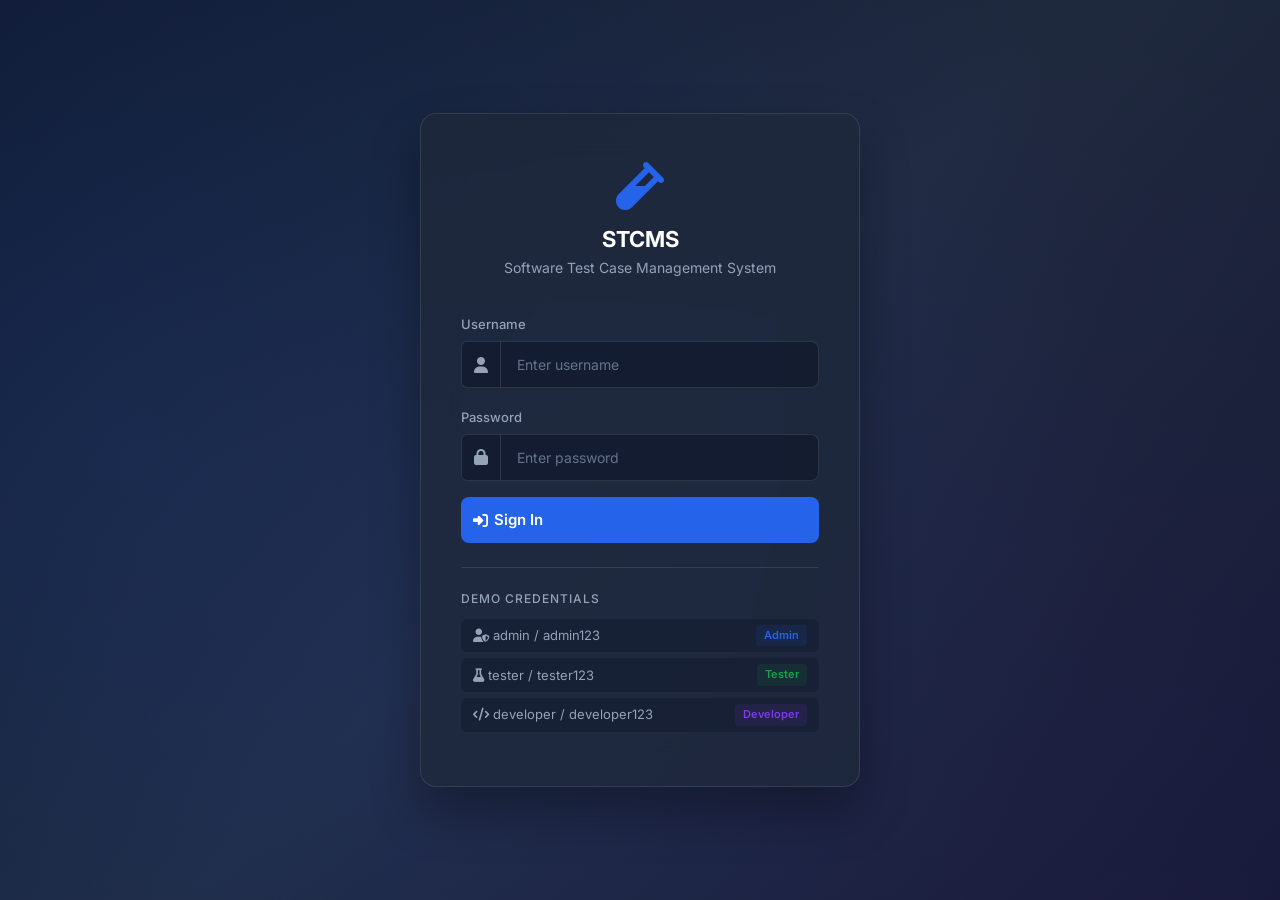
<file: settings.html>
<!DOCTYPE html>
<html lang="en">
<head>
    <meta charset="UTF-8">
    <meta name="viewport" content="width=device-width, initial-scale=1.0">
    <meta name="description" content="STCMS Settings - Application configuration and data management">
    <title>Settings - STCMS</title>
    <link rel="stylesheet" href="https://cdn.jsdelivr.net/npm/bootstrap@5.3.0/dist/css/bootstrap.min.css">
    <link rel="stylesheet" href="https://cdnjs.cloudflare.com/ajax/libs/font-awesome/6.4.0/css/all.min.css">
    <link rel="stylesheet" href="css/style.css">
    <link rel="stylesheet" href="css/dashboard.css">
    <link rel="stylesheet" href="css/responsive.css">
</head>
<body>
    <div class="app-wrapper">
        <div class="sidebar" id="sidebar">
            <div class="sidebar-brand"><i class="fas fa-vial"></i><h5>STCMS <span>Test Management</span></h5></div>
            <nav class="sidebar-nav">
                <div class="nav-section"><div class="nav-section-title">Main</div><a href="dashboard.html" class="nav-link-sidebar"><i class="fas fa-th-large"></i> Dashboard</a><a href="projects.html" class="nav-link-sidebar"><i class="fas fa-folder-open"></i> Projects</a></div>
                <div class="nav-section"><div class="nav-section-title">Testing</div><a href="test-cases.html" class="nav-link-sidebar"><i class="fas fa-list-check"></i> Test Cases</a><a href="test-execution.html" class="nav-link-sidebar"><i class="fas fa-play-circle"></i> Test Execution</a><a href="test-suites.html" class="nav-link-sidebar"><i class="fas fa-layer-group"></i> Test Suites</a><a href="bugs.html" class="nav-link-sidebar"><i class="fas fa-bug"></i> Bug Tracking</a></div>
                <div class="nav-section"><div class="nav-section-title">Analytics</div><a href="reports.html" class="nav-link-sidebar"><i class="fas fa-chart-bar"></i> Reports</a><a href="rtm.html" class="nav-link-sidebar"><i class="fas fa-project-diagram"></i> RTM</a></div>
                <div class="nav-section"><div class="nav-section-title">Admin</div><a href="team.html" class="nav-link-sidebar"><i class="fas fa-users"></i> Team</a><a href="settings.html" class="nav-link-sidebar active"><i class="fas fa-cog"></i> Settings</a><a href="help.html" class="nav-link-sidebar"><i class="fas fa-question-circle"></i> Help</a></div>
            </nav>
            <div class="sidebar-footer"><a href="#" class="nav-link-sidebar" onclick="logoutUser(); return false;"><i class="fas fa-sign-out-alt"></i> Logout</a></div>
        </div>
        <div class="overlay" id="sidebarOverlay"></div>
        <div class="main-content">
            <header class="top-header">
                <div class="header-left"><button class="sidebar-toggle" id="sidebarToggle"><i class="fas fa-bars"></i></button><h1 class="page-title">Settings</h1></div>
                <div class="header-right">
                    <button class="header-btn theme-toggle" onclick="toggleTheme()" title="Toggle Theme"><i class="fas fa-moon" id="themeIcon"></i></button>
                    <div style="position:relative;"><button class="header-btn" id="notificationBtn" onclick="toggleNotifications()"><i class="fas fa-bell"></i><span class="notification-count" id="notificationCount" style="display:none;">0</span></button><div class="notification-dropdown" id="notificationDropdown"><div class="notification-header"><h6>Notifications</h6><button class="btn btn-sm btn-link" onclick="markAllNotificationsRead()">Mark all read</button></div><div class="notification-list" id="notificationList"></div></div></div>
                    <div class="user-dropdown"><div class="user-avatar" id="headerUserAvatar">AU</div><div class="user-info"><span class="user-name" id="headerUserName">Admin</span><span class="user-role" id="headerUserRole">Admin</span></div></div>
                </div>
            </header>
            <div class="page-content">
                <div class="page-header"><div><h2>Settings</h2><p>Configure application preferences and manage data</p></div></div>

                <!-- Appearance -->
                <div class="settings-section">
                    <h5><i class="fas fa-palette" style="color:var(--primary);margin-right:8px;"></i>Appearance</h5>
                    <div class="setting-row">
                        <div class="setting-info"><h6>Dark Mode</h6><p>Switch between light and dark themes</p></div>
                        <label class="toggle-switch"><input type="checkbox" id="darkModeToggle" onchange="toggleThemeFromSettings()"><span class="toggle-slider"></span></label>
                    </div>
                </div>

                <!-- Data Management -->
                <div class="settings-section">
                    <h5><i class="fas fa-database" style="color:var(--primary);margin-right:8px;"></i>Data Management</h5>
                    <div class="setting-row">
                        <div class="setting-info"><h6>Export All Data (JSON)</h6><p>Download a complete backup of all application data</p></div>
                        <button class="btn btn-outline-primary btn-sm" onclick="settingsExportJSON()"><i class="fas fa-download"></i> Export</button>
                    </div>
                    <div class="setting-row">
                        <div class="setting-info"><h6>Import Data (JSON)</h6><p>Restore data from a previously exported JSON backup file</p></div>
                        <div>
                            <input type="file" id="importFileInput" accept=".json" style="display:none;" onchange="settingsImportJSON(this)">
                            <button class="btn btn-outline-primary btn-sm" onclick="document.getElementById('importFileInput').click()"><i class="fas fa-upload"></i> Import</button>
                        </div>
                    </div>
                    <div class="setting-row">
                        <div class="setting-info"><h6>Export Test Cases (CSV)</h6><p>Download test cases as a CSV spreadsheet</p></div>
                        <button class="btn btn-outline-primary btn-sm" onclick="settingsExportTestCasesCSV()"><i class="fas fa-file-csv"></i> Export</button>
                    </div>
                    <div class="setting-row">
                        <div class="setting-info"><h6>Export Bugs (CSV)</h6><p>Download bugs as a CSV spreadsheet</p></div>
                        <button class="btn btn-outline-primary btn-sm" onclick="settingsExportBugsCSV()"><i class="fas fa-file-csv"></i> Export</button>
                    </div>
                    <div class="setting-row">
                        <div class="setting-info"><h6>Export Projects (CSV)</h6><p>Download projects as a CSV spreadsheet</p></div>
                        <button class="btn btn-outline-primary btn-sm" onclick="settingsExportProjectsCSV()"><i class="fas fa-file-csv"></i> Export</button>
                    </div>
                    <div class="setting-row">
                        <div class="setting-info"><h6>Reset Sample Data</h6><p>Re-initialize application with sample data (overwrites existing data)</p></div>
                        <button class="btn btn-outline-warning btn-sm" onclick="resetSampleData()"><i class="fas fa-redo"></i> Reset</button>
                    </div>
                    <div class="setting-row">
                        <div class="setting-info"><h6>Clear All Data</h6><p>Permanently delete all application data from browser storage</p></div>
                        <button class="btn btn-outline-danger btn-sm" onclick="settingsClearAll()"><i class="fas fa-trash-alt"></i> Clear All</button>
                    </div>
                </div>

                <!-- Activity Log -->
                <div class="settings-section">
                    <h5><i class="fas fa-history" style="color:var(--primary);margin-right:8px;"></i>Activity Log</h5>
                    <div class="table-responsive" style="max-height:400px;overflow-y:auto;">
                        <table class="table" style="font-size:12px;">
                            <thead><tr><th>Date</th><th>User</th><th>Action</th><th>Module</th><th>Details</th></tr></thead>
                            <tbody id="activityLogBody"></tbody>
                        </table>
                    </div>
                </div>

                <!-- About -->
                <div class="settings-section">
                    <h5><i class="fas fa-info-circle" style="color:var(--primary);margin-right:8px;"></i>About</h5>
                    <div class="setting-row">
                        <div class="setting-info"><h6>Application</h6><p>Software Test Case Management System (STCMS) v1.0</p></div>
                    </div>
                    <div class="setting-row">
                        <div class="setting-info"><h6>Purpose</h6><p>Academic project for Software Engineering & Quality Assurance (SEQA)</p></div>
                    </div>
                    <div class="setting-row">
                        <div class="setting-info"><h6>Security Note</h6><p>LocalStorage authentication is for academic/demo purposes only and is NOT suitable for production security.</p></div>
                    </div>
                    <div class="setting-row">
                        <div class="setting-info"><h6>Storage</h6><p id="storageInfo">Calculating...</p></div>
                    </div>
                </div>
            </div>
        </div>
    </div>

    <div class="toast-container" id="toastContainer"></div>
    <script src="https://cdn.jsdelivr.net/npm/bootstrap@5.3.0/dist/js/bootstrap.bundle.min.js"></script>
    <script src="js/storage.js"></script>
    <script src="js/utils.js"></script>
    <script src="js/auth.js"></script>
    <script src="js/notifications.js"></script>
    <script src="js/app.js"></script>
    <script>
        document.addEventListener('DOMContentLoaded', () => {
            if (!isAuthenticated()) return;

            // Set dark mode toggle
            const theme = loadData(StorageKeys.THEME) || 'light';
            document.getElementById('darkModeToggle').checked = theme === 'dark';

            // Render activity log
            renderActivityLog();

            // Calculate storage usage
            calculateStorageUsage();
        });

        function toggleThemeFromSettings() {
            toggleTheme();
            document.getElementById('darkModeToggle').checked =
                document.documentElement.getAttribute('data-theme') === 'dark';
        }

        function renderActivityLog() {
            const tbody = document.getElementById('activityLogBody');
            if (!tbody) return;
            const activities = loadData(StorageKeys.ACTIVITY_LOG) || [];
            if (activities.length === 0) {
                tbody.innerHTML = '<tr><td colspan="5" style="text-align:center;color:var(--text-muted);padding:24px;">No activity logged yet</td></tr>';
                return;
            }
            tbody.innerHTML = activities.slice(0, 50).map(a => `
                <tr>
                    <td style="white-space:nowrap;">${formatDateTime(a.date)}</td>
                    <td><strong>${escapeHTML(a.user)}</strong></td>
                    <td>${escapeHTML(a.action)}</td>
                    <td>${escapeHTML(a.module)}</td>
                    <td>${escapeHTML(truncateText(a.details, 50))}</td>
                </tr>
            `).join('');
        }

        function calculateStorageUsage() {
            let totalBytes = 0;
            for (let key in localStorage) {
                if (localStorage.hasOwnProperty(key) && key.startsWith('stcms_')) {
                    totalBytes += localStorage.getItem(key).length * 2; // UTF-16
                }
            }
            const kb = (totalBytes / 1024).toFixed(1);
            document.getElementById('storageInfo').textContent = `Using ${kb} KB of LocalStorage (~5 MB limit)`;
        }

        function settingsExportJSON() {
            const data = exportAllData();
            exportToJSON(data, 'stcms_backup');
        }

        function settingsImportJSON(input) {
            importJSONFile(input, (data) => {
                if (importAllData(data)) {
                    showToast('Data imported successfully! Refreshing...', 'success');
                    setTimeout(() => location.reload(), 1500);
                } else {
                    showToast('Import failed. Invalid data format.', 'danger');
                }
            });
        }

        function settingsExportTestCasesCSV() {
            const tc = loadData(StorageKeys.TEST_CASES) || [];
            exportToCSV(tc.map(t => ({ ID: t.id, Title: t.title, Project: t.project, Module: t.module, Priority: t.priority, Status: t.status, Type: t.testType, AssignedTo: t.assignedTo })), 'test_cases');
        }

        function settingsExportBugsCSV() {
            const bugs = loadData(StorageKeys.BUGS) || [];
            exportToCSV(bugs.map(b => ({ ID: b.id, Title: b.title, Project: b.project, Severity: b.severity, Priority: b.priority, Status: b.status, AssignedTo: b.assignedTo })), 'bugs');
        }

        function settingsExportProjectsCSV() {
            const projects = loadData(StorageKeys.PROJECTS) || [];
            exportToCSV(projects.map(p => ({ ID: p.id, Name: p.name, Version: p.version, Status: p.status, Manager: p.projectManager, Start: p.startDate, End: p.endDate })), 'projects');
        }

        function resetSampleData() {
            showConfirm('Reset Data', 'This will reset all data to sample defaults. Continue?', () => {
                localStorage.removeItem(StorageKeys.DATA_INITIALIZED);
                clearAllData();
                initSampleData();
                showToast('Sample data restored! Refreshing...', 'success');
                setTimeout(() => location.reload(), 1500);
            });
        }

        function settingsClearAll() {
            showConfirm('Clear All Data', 'This will permanently delete ALL application data. This cannot be undone!', () => {
                clearAllData();
                showToast('All data cleared. Redirecting to login...', 'warning');
                setTimeout(() => { window.location.href = 'index.html'; }, 1500);
            });
        }
    </script>
</body>
</html>
</file>
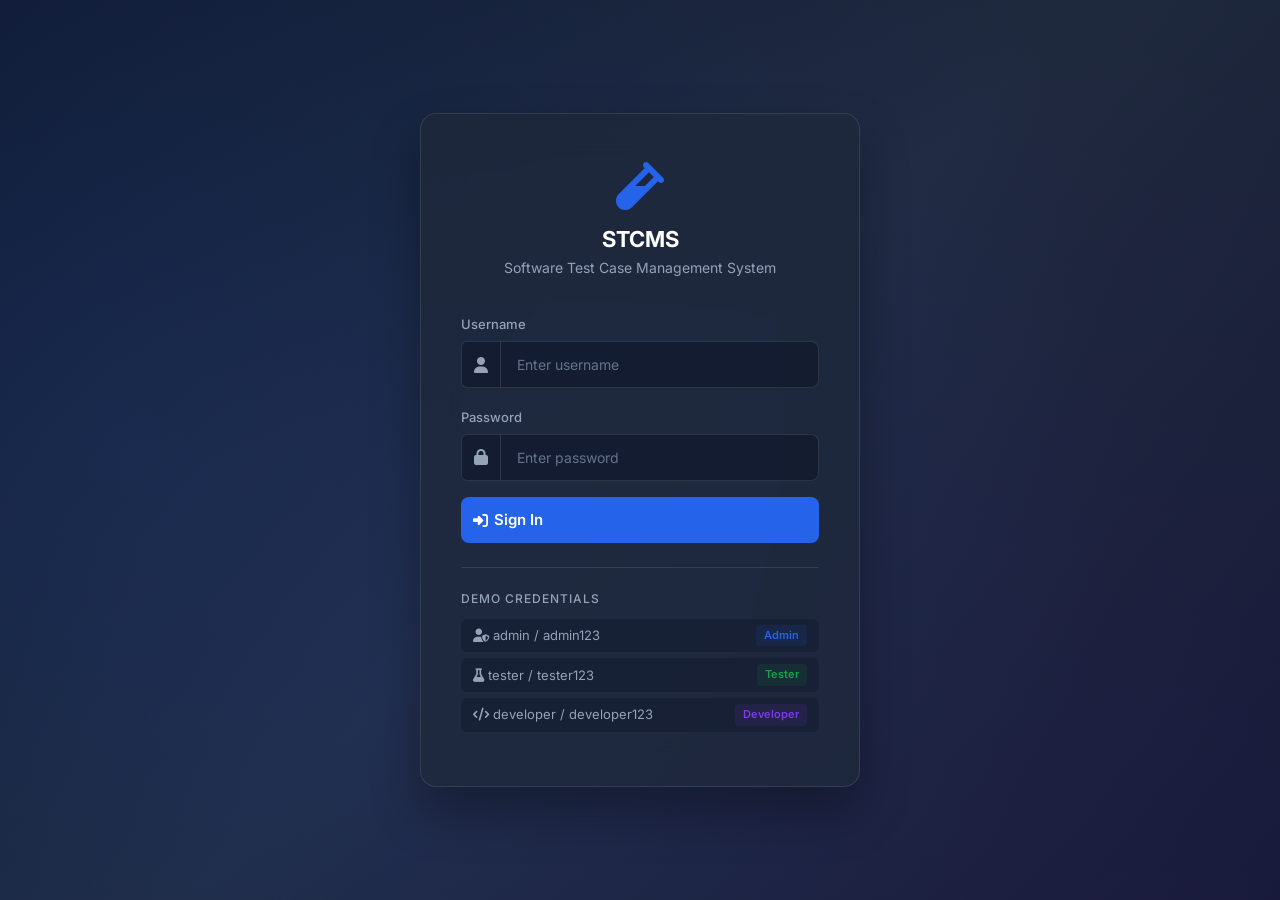
<file: team.html>
<!DOCTYPE html>
<html lang="en">
<head>
    <meta charset="UTF-8">
    <meta name="viewport" content="width=device-width, initial-scale=1.0">
    <meta name="description" content="STCMS Team Management - Manage team members and roles">
    <title>Team - STCMS</title>
    <link rel="stylesheet" href="https://cdn.jsdelivr.net/npm/bootstrap@5.3.0/dist/css/bootstrap.min.css">
    <link rel="stylesheet" href="https://cdnjs.cloudflare.com/ajax/libs/font-awesome/6.4.0/css/all.min.css">
    <link rel="stylesheet" href="css/style.css">
    <link rel="stylesheet" href="css/dashboard.css">
    <link rel="stylesheet" href="css/responsive.css">
</head>
<body>
    <div class="app-wrapper">
        <div class="sidebar" id="sidebar">
            <div class="sidebar-brand"><i class="fas fa-vial"></i><h5>STCMS <span>Test Management</span></h5></div>
            <nav class="sidebar-nav">
                <div class="nav-section"><div class="nav-section-title">Main</div><a href="dashboard.html" class="nav-link-sidebar"><i class="fas fa-th-large"></i> Dashboard</a><a href="projects.html" class="nav-link-sidebar"><i class="fas fa-folder-open"></i> Projects</a></div>
                <div class="nav-section"><div class="nav-section-title">Testing</div><a href="test-cases.html" class="nav-link-sidebar"><i class="fas fa-list-check"></i> Test Cases</a><a href="test-execution.html" class="nav-link-sidebar"><i class="fas fa-play-circle"></i> Test Execution</a><a href="test-suites.html" class="nav-link-sidebar"><i class="fas fa-layer-group"></i> Test Suites</a><a href="bugs.html" class="nav-link-sidebar"><i class="fas fa-bug"></i> Bug Tracking</a></div>
                <div class="nav-section"><div class="nav-section-title">Analytics</div><a href="reports.html" class="nav-link-sidebar"><i class="fas fa-chart-bar"></i> Reports</a><a href="rtm.html" class="nav-link-sidebar"><i class="fas fa-project-diagram"></i> RTM</a></div>
                <div class="nav-section"><div class="nav-section-title">Admin</div><a href="team.html" class="nav-link-sidebar active"><i class="fas fa-users"></i> Team</a><a href="settings.html" class="nav-link-sidebar"><i class="fas fa-cog"></i> Settings</a><a href="help.html" class="nav-link-sidebar"><i class="fas fa-question-circle"></i> Help</a></div>
            </nav>
            <div class="sidebar-footer"><a href="#" class="nav-link-sidebar" onclick="logoutUser(); return false;"><i class="fas fa-sign-out-alt"></i> Logout</a></div>
        </div>
        <div class="overlay" id="sidebarOverlay"></div>
        <div class="main-content">
            <header class="top-header">
                <div class="header-left"><button class="sidebar-toggle" id="sidebarToggle"><i class="fas fa-bars"></i></button><h1 class="page-title">Team</h1></div>
                <div class="header-right">
                    <button class="header-btn theme-toggle" onclick="toggleTheme()" title="Toggle Theme"><i class="fas fa-moon" id="themeIcon"></i></button>
                    <div style="position:relative;"><button class="header-btn" id="notificationBtn" onclick="toggleNotifications()"><i class="fas fa-bell"></i><span class="notification-count" id="notificationCount" style="display:none;">0</span></button><div class="notification-dropdown" id="notificationDropdown"><div class="notification-header"><h6>Notifications</h6><button class="btn btn-sm btn-link" onclick="markAllNotificationsRead()">Mark all read</button></div><div class="notification-list" id="notificationList"></div></div></div>
                    <div class="user-dropdown"><div class="user-avatar" id="headerUserAvatar">AU</div><div class="user-info"><span class="user-name" id="headerUserName">Admin</span><span class="user-role" id="headerUserRole">Admin</span></div></div>
                </div>
            </header>
            <div class="page-content">
                <div class="page-header">
                    <div><h2>Team Management</h2><p>Manage team members and their roles</p></div>
                    <button class="btn btn-primary" onclick="openUserModal()"><i class="fas fa-user-plus"></i> Add User</button>
                </div>
                <div class="table-container">
                    <div class="table-responsive">
                        <table class="table">
                            <thead><tr><th>User ID</th><th>Name</th><th>Username</th><th>Email</th><th>Role</th><th>Test Cases</th><th>Bugs</th><th>Status</th><th>Actions</th></tr></thead>
                            <tbody id="teamTableBody"></tbody>
                        </table>
                    </div>
                </div>
            </div>
        </div>
    </div>

    <div class="modal fade" id="userModal" tabindex="-1"><div class="modal-dialog"><div class="modal-content">
        <div class="modal-header"><h5 class="modal-title" id="userModalTitle">Add User</h5><button type="button" class="btn-close" data-bs-dismiss="modal"></button></div>
        <div class="modal-body">
            <form id="userForm">
                <input type="hidden" id="userId">
                <div class="mb-3"><label for="userName" class="form-label">Full Name *</label><input type="text" class="form-control" id="userName" required minlength="2"><div class="invalid-feedback"></div></div>
                <div class="mb-3"><label for="userUsername" class="form-label">Username *</label><input type="text" class="form-control" id="userUsername" required minlength="3"><div class="invalid-feedback"></div></div>
                <div class="mb-3"><label for="userEmail" class="form-label">Email *</label><input type="email" class="form-control" id="userEmail" required><div class="invalid-feedback"></div></div>
                <div class="mb-3"><label for="userPassword" class="form-label">Password *</label><input type="password" class="form-control" id="userPassword" required minlength="4"><div class="invalid-feedback"></div></div>
                <div class="mb-3"><label for="userRole" class="form-label">Role *</label><select class="form-select" id="userRole" required><option value="Tester">Tester</option><option value="Developer">Developer</option><option value="Project Manager">Project Manager</option><option value="Admin">Admin</option></select></div>
                <div class="mb-3"><label for="userStatus" class="form-label">Status</label><select class="form-select" id="userStatus"><option value="Active">Active</option><option value="Inactive">Inactive</option></select></div>
            </form>
        </div>
        <div class="modal-footer"><button type="button" class="btn btn-secondary" data-bs-dismiss="modal">Cancel</button><button type="button" class="btn btn-primary" onclick="saveUser()"><i class="fas fa-save"></i> Save</button></div>
    </div></div></div>

    <div class="toast-container" id="toastContainer"></div>
    <script src="https://cdn.jsdelivr.net/npm/bootstrap@5.3.0/dist/js/bootstrap.bundle.min.js"></script>
    <script src="js/storage.js"></script>
    <script src="js/utils.js"></script>
    <script src="js/auth.js"></script>
    <script src="js/notifications.js"></script>
    <script src="js/app.js"></script>
    <script src="js/team.js"></script>
</body>
</html>
</file>
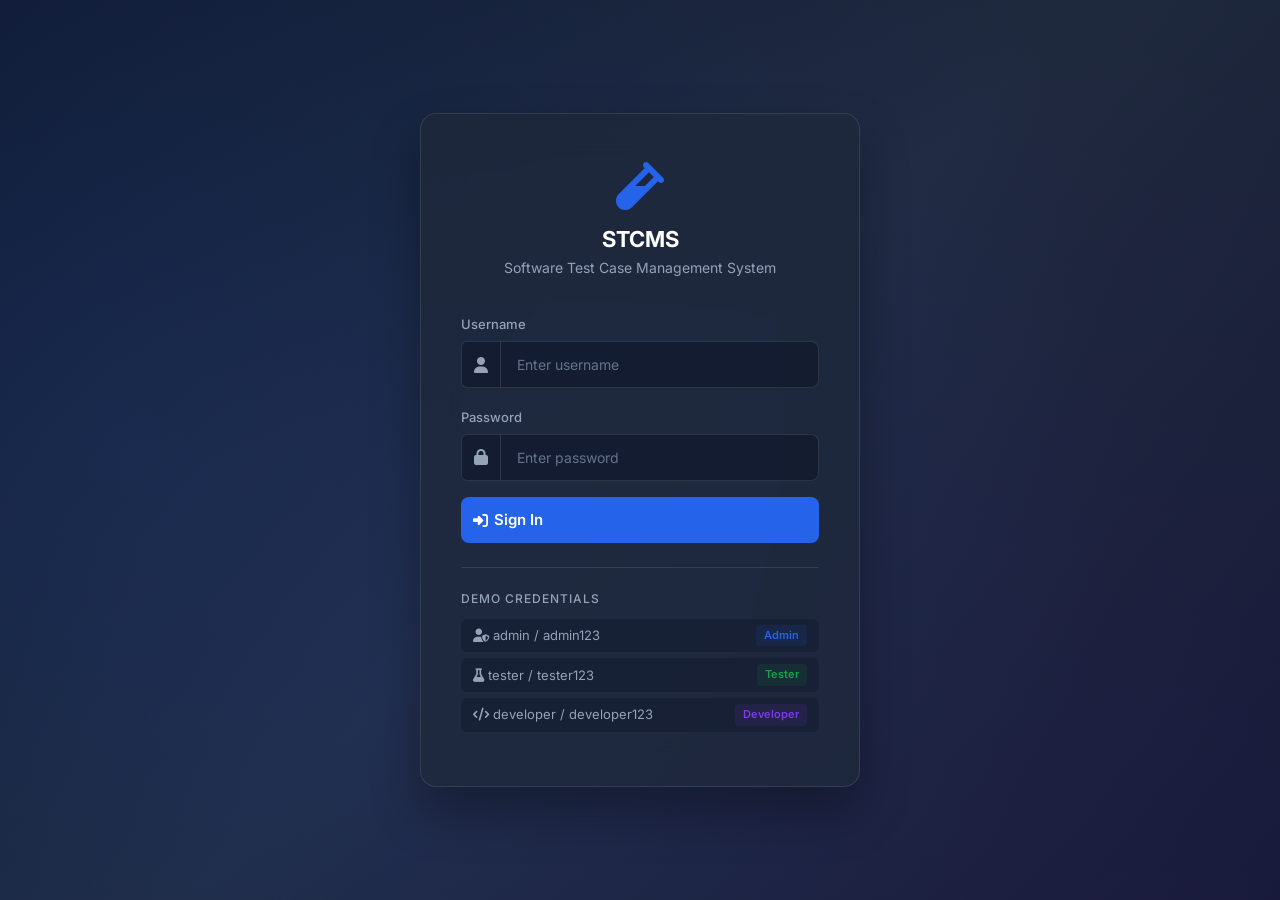
<file: test-cases.html>
<!DOCTYPE html>
<html lang="en">
<head>
    <meta charset="UTF-8">
    <meta name="viewport" content="width=device-width, initial-scale=1.0">
    <meta name="description" content="STCMS Test Cases - Create, manage, and track test cases">
    <title>Test Cases - STCMS</title>
    <link rel="stylesheet" href="https://cdn.jsdelivr.net/npm/bootstrap@5.3.0/dist/css/bootstrap.min.css">
    <link rel="stylesheet" href="https://cdnjs.cloudflare.com/ajax/libs/font-awesome/6.4.0/css/all.min.css">
    <link rel="stylesheet" href="css/style.css">
    <link rel="stylesheet" href="css/dashboard.css">
    <link rel="stylesheet" href="css/responsive.css">
</head>
<body>
    <div class="app-wrapper">
        <div class="sidebar" id="sidebar">
            <div class="sidebar-brand"><i class="fas fa-vial"></i><h5>STCMS <span>Test Management</span></h5></div>
            <nav class="sidebar-nav">
                <div class="nav-section"><div class="nav-section-title">Main</div><a href="dashboard.html" class="nav-link-sidebar"><i class="fas fa-th-large"></i> Dashboard</a><a href="projects.html" class="nav-link-sidebar"><i class="fas fa-folder-open"></i> Projects</a></div>
                <div class="nav-section"><div class="nav-section-title">Testing</div><a href="test-cases.html" class="nav-link-sidebar active"><i class="fas fa-list-check"></i> Test Cases</a><a href="test-execution.html" class="nav-link-sidebar"><i class="fas fa-play-circle"></i> Test Execution</a><a href="test-suites.html" class="nav-link-sidebar"><i class="fas fa-layer-group"></i> Test Suites</a><a href="bugs.html" class="nav-link-sidebar"><i class="fas fa-bug"></i> Bug Tracking</a></div>
                <div class="nav-section"><div class="nav-section-title">Analytics</div><a href="reports.html" class="nav-link-sidebar"><i class="fas fa-chart-bar"></i> Reports</a><a href="rtm.html" class="nav-link-sidebar"><i class="fas fa-project-diagram"></i> RTM</a></div>
                <div class="nav-section"><div class="nav-section-title">Admin</div><a href="team.html" class="nav-link-sidebar"><i class="fas fa-users"></i> Team</a><a href="settings.html" class="nav-link-sidebar"><i class="fas fa-cog"></i> Settings</a><a href="help.html" class="nav-link-sidebar"><i class="fas fa-question-circle"></i> Help</a></div>
            </nav>
            <div class="sidebar-footer"><a href="#" class="nav-link-sidebar" onclick="logoutUser(); return false;"><i class="fas fa-sign-out-alt"></i> Logout</a></div>
        </div>
        <div class="overlay" id="sidebarOverlay"></div>

        <div class="main-content">
            <header class="top-header">
                <div class="header-left"><button class="sidebar-toggle" id="sidebarToggle"><i class="fas fa-bars"></i></button><h1 class="page-title">Test Cases</h1></div>
                <div class="header-right">
                    <button class="header-btn theme-toggle" onclick="toggleTheme()" title="Toggle Theme"><i class="fas fa-moon" id="themeIcon"></i></button>
                    <div style="position:relative;"><button class="header-btn" id="notificationBtn" onclick="toggleNotifications()"><i class="fas fa-bell"></i><span class="notification-count" id="notificationCount" style="display:none;">0</span></button><div class="notification-dropdown" id="notificationDropdown"><div class="notification-header"><h6>Notifications</h6><button class="btn btn-sm btn-link" onclick="markAllNotificationsRead()">Mark all read</button></div><div class="notification-list" id="notificationList"></div></div></div>
                    <div class="user-dropdown"><div class="user-avatar" id="headerUserAvatar">AU</div><div class="user-info"><span class="user-name" id="headerUserName">Admin</span><span class="user-role" id="headerUserRole">Admin</span></div></div>
                </div>
            </header>

            <div class="page-content">
                <div class="page-header">
                    <div><h2>Test Cases</h2><p>Create, manage, and track your test cases</p></div>
                    <div class="d-flex gap-2">
                        <button class="btn btn-outline-primary" onclick="exportTestCasesCSV()"><i class="fas fa-download"></i> Export CSV</button>
                        <button class="btn btn-primary" onclick="openTestCaseModal()"><i class="fas fa-plus"></i> New Test Case</button>
                    </div>
                </div>

                <div class="table-container">
                    <div class="table-toolbar">
                        <div class="search-box"><i class="fas fa-search"></i><input type="text" class="form-control" id="tcSearch" placeholder="Search test cases..." oninput="renderTestCases()"></div>
                        <div class="table-filters">
                            <select class="form-select" id="tcStatusFilter" onchange="renderTestCases()"><option value="">All Status</option><option value="Not Executed">Not Executed</option><option value="Passed">Passed</option><option value="Failed">Failed</option><option value="Blocked">Blocked</option></select>
                            <select class="form-select" id="tcPriorityFilter" onchange="renderTestCases()"><option value="">All Priority</option><option value="Critical">Critical</option><option value="High">High</option><option value="Medium">Medium</option><option value="Low">Low</option></select>
                            <select class="form-select" id="tcProjectFilter" onchange="renderTestCases()"><option value="">All Projects</option></select>
                            <select class="form-select" id="tcTypeFilter" onchange="renderTestCases()"><option value="">All Types</option><option value="Functional">Functional</option><option value="Regression">Regression</option><option value="Smoke">Smoke</option><option value="Sanity">Sanity</option><option value="Integration">Integration</option><option value="UI">UI</option><option value="Performance">Performance</option><option value="Security">Security</option><option value="Compatibility">Compatibility</option></select>
                        </div>
                    </div>
                    <div class="table-responsive">
                        <table class="table" id="testCaseTable">
                            <thead>
                                <tr>
                                    <th>Test ID</th>
                                    <th>Title</th>
                                    <th>Project</th>
                                    <th>Module</th>
                                    <th>Priority</th>
                                    <th>Type</th>
                                    <th>Assigned To</th>
                                    <th>Status</th>
                                    <th>Updated</th>
                                    <th>Actions</th>
                                </tr>
                            </thead>
                            <tbody id="tcTableBody"></tbody>
                        </table>
                    </div>
                    <div class="table-pagination" id="tcPagination"></div>
                </div>
            </div>
        </div>
    </div>

    <!-- Test Case Modal -->
    <div class="modal fade" id="tcModal" tabindex="-1"><div class="modal-dialog modal-xl"><div class="modal-content">
        <div class="modal-header"><h5 class="modal-title" id="tcModalTitle">New Test Case</h5><button type="button" class="btn-close" data-bs-dismiss="modal"></button></div>
        <div class="modal-body">
            <form id="tcForm">
                <input type="hidden" id="tcId">
                <div class="row g-3">
                    <div class="col-md-6"><label for="tcProject" class="form-label">Project *</label><select class="form-select" id="tcProject" required><option value="">Select Project</option></select><div class="invalid-feedback"></div></div>
                    <div class="col-md-6"><label for="tcModule" class="form-label">Module *</label><input type="text" class="form-control" id="tcModule" required placeholder="e.g., Authentication"><div class="invalid-feedback"></div></div>
                    <div class="col-12"><label for="tcTitle" class="form-label">Title *</label><input type="text" class="form-control" id="tcTitle" required minlength="5" placeholder="Enter test case title"><div class="invalid-feedback"></div></div>
                    <div class="col-12"><label for="tcDescription" class="form-label">Description</label><textarea class="form-control" id="tcDescription" rows="2" placeholder="Brief description of the test case"></textarea></div>
                    <div class="col-12"><label for="tcPreconditions" class="form-label">Preconditions</label><textarea class="form-control" id="tcPreconditions" rows="2" placeholder="Required conditions before test execution"></textarea></div>
                    <div class="col-12"><label for="tcSteps" class="form-label">Test Steps *</label><textarea class="form-control" id="tcSteps" rows="4" required placeholder="1. Step one&#10;2. Step two&#10;3. Step three"></textarea><div class="invalid-feedback"></div></div>
                    <div class="col-12"><label for="tcTestData" class="form-label">Test Data</label><textarea class="form-control" id="tcTestData" rows="2" placeholder="Input data required for testing"></textarea></div>
                    <div class="col-md-6"><label for="tcExpected" class="form-label">Expected Result *</label><textarea class="form-control" id="tcExpected" rows="2" required placeholder="Expected outcome"></textarea><div class="invalid-feedback"></div></div>
                    <div class="col-md-6"><label for="tcActual" class="form-label">Actual Result</label><textarea class="form-control" id="tcActual" rows="2" placeholder="Actual outcome after execution"></textarea></div>
                    <div class="col-md-3"><label for="tcPriority" class="form-label">Priority *</label><select class="form-select" id="tcPriority" required><option value="Medium">Medium</option><option value="Critical">Critical</option><option value="High">High</option><option value="Low">Low</option></select></div>
                    <div class="col-md-3"><label for="tcSeverity" class="form-label">Severity</label><select class="form-select" id="tcSeverity"><option value="Major">Major</option><option value="Critical">Critical</option><option value="Minor">Minor</option><option value="Trivial">Trivial</option></select></div>
                    <div class="col-md-3"><label for="tcType" class="form-label">Test Type *</label><select class="form-select" id="tcType" required><option value="Functional">Functional</option><option value="Regression">Regression</option><option value="Smoke">Smoke</option><option value="Sanity">Sanity</option><option value="Integration">Integration</option><option value="UI">UI</option><option value="Performance">Performance</option><option value="Security">Security</option><option value="Compatibility">Compatibility</option></select></div>
                    <div class="col-md-3"><label for="tcStatus" class="form-label">Status</label><select class="form-select" id="tcStatus"><option value="Not Executed">Not Executed</option><option value="Passed">Passed</option><option value="Failed">Failed</option><option value="Blocked">Blocked</option></select></div>
                    <div class="col-md-6"><label for="tcAssignedTo" class="form-label">Assigned To</label><select class="form-select" id="tcAssignedTo"><option value="">Unassigned</option></select></div>
                </div>
            </form>
        </div>
        <div class="modal-footer"><button type="button" class="btn btn-secondary" data-bs-dismiss="modal">Cancel</button><button type="button" class="btn btn-primary" onclick="saveTestCase()"><i class="fas fa-save"></i> Save Test Case</button></div>
    </div></div></div>

    <!-- View Test Case Modal -->
    <div class="modal fade" id="viewTcModal" tabindex="-1"><div class="modal-dialog modal-xl"><div class="modal-content">
        <div class="modal-header"><h5 class="modal-title">Test Case Details</h5><button type="button" class="btn-close" data-bs-dismiss="modal"></button></div>
        <div class="modal-body" id="viewTcBody"></div>
    </div></div></div>

    <div class="toast-container" id="toastContainer"></div>

    <script src="https://cdn.jsdelivr.net/npm/bootstrap@5.3.0/dist/js/bootstrap.bundle.min.js"></script>
    <script src="js/storage.js"></script>
    <script src="js/utils.js"></script>
    <script src="js/auth.js"></script>
    <script src="js/notifications.js"></script>
    <script src="js/app.js"></script>
    <script src="js/testcases.js"></script>
</body>
</html>
</file>
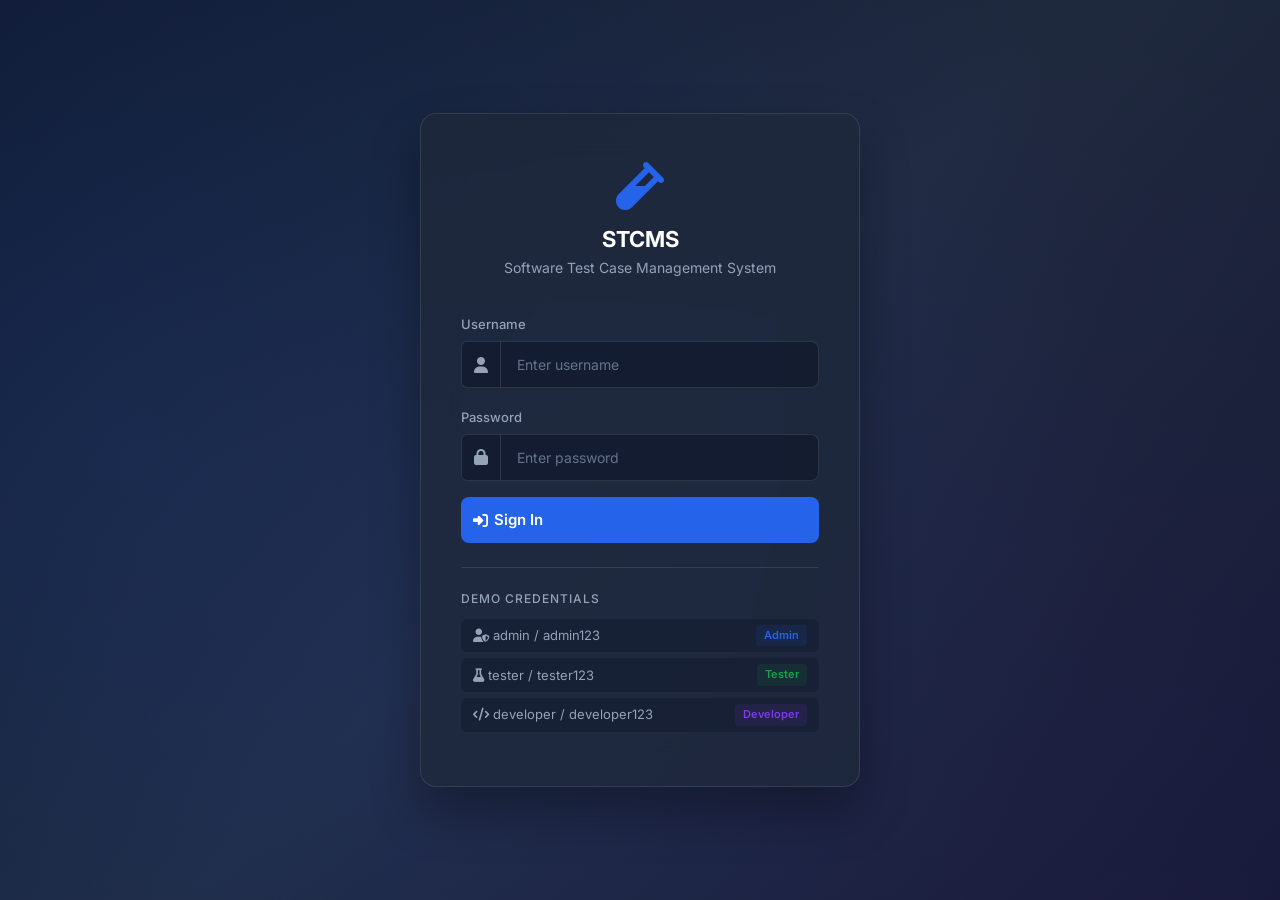
<file: test-execution.html>
<!DOCTYPE html>
<html lang="en">
<head>
    <meta charset="UTF-8">
    <meta name="viewport" content="width=device-width, initial-scale=1.0">
    <meta name="description" content="STCMS Test Execution - Execute test cases and record results">
    <title>Test Execution - STCMS</title>
    <link rel="stylesheet" href="https://cdn.jsdelivr.net/npm/bootstrap@5.3.0/dist/css/bootstrap.min.css">
    <link rel="stylesheet" href="https://cdnjs.cloudflare.com/ajax/libs/font-awesome/6.4.0/css/all.min.css">
    <link rel="stylesheet" href="css/style.css">
    <link rel="stylesheet" href="css/dashboard.css">
    <link rel="stylesheet" href="css/responsive.css">
</head>
<body>
    <div class="app-wrapper">
        <div class="sidebar" id="sidebar">
            <div class="sidebar-brand"><i class="fas fa-vial"></i><h5>STCMS <span>Test Management</span></h5></div>
            <nav class="sidebar-nav">
                <div class="nav-section"><div class="nav-section-title">Main</div><a href="dashboard.html" class="nav-link-sidebar"><i class="fas fa-th-large"></i> Dashboard</a><a href="projects.html" class="nav-link-sidebar"><i class="fas fa-folder-open"></i> Projects</a></div>
                <div class="nav-section"><div class="nav-section-title">Testing</div><a href="test-cases.html" class="nav-link-sidebar"><i class="fas fa-list-check"></i> Test Cases</a><a href="test-execution.html" class="nav-link-sidebar active"><i class="fas fa-play-circle"></i> Test Execution</a><a href="test-suites.html" class="nav-link-sidebar"><i class="fas fa-layer-group"></i> Test Suites</a><a href="bugs.html" class="nav-link-sidebar"><i class="fas fa-bug"></i> Bug Tracking</a></div>
                <div class="nav-section"><div class="nav-section-title">Analytics</div><a href="reports.html" class="nav-link-sidebar"><i class="fas fa-chart-bar"></i> Reports</a><a href="rtm.html" class="nav-link-sidebar"><i class="fas fa-project-diagram"></i> RTM</a></div>
                <div class="nav-section"><div class="nav-section-title">Admin</div><a href="team.html" class="nav-link-sidebar"><i class="fas fa-users"></i> Team</a><a href="settings.html" class="nav-link-sidebar"><i class="fas fa-cog"></i> Settings</a><a href="help.html" class="nav-link-sidebar"><i class="fas fa-question-circle"></i> Help</a></div>
            </nav>
            <div class="sidebar-footer"><a href="#" class="nav-link-sidebar" onclick="logoutUser(); return false;"><i class="fas fa-sign-out-alt"></i> Logout</a></div>
        </div>
        <div class="overlay" id="sidebarOverlay"></div>

        <div class="main-content">
            <header class="top-header">
                <div class="header-left"><button class="sidebar-toggle" id="sidebarToggle"><i class="fas fa-bars"></i></button><h1 class="page-title">Test Execution</h1></div>
                <div class="header-right">
                    <button class="header-btn theme-toggle" onclick="toggleTheme()" title="Toggle Theme"><i class="fas fa-moon" id="themeIcon"></i></button>
                    <div style="position:relative;"><button class="header-btn" id="notificationBtn" onclick="toggleNotifications()"><i class="fas fa-bell"></i><span class="notification-count" id="notificationCount" style="display:none;">0</span></button><div class="notification-dropdown" id="notificationDropdown"><div class="notification-header"><h6>Notifications</h6><button class="btn btn-sm btn-link" onclick="markAllNotificationsRead()">Mark all read</button></div><div class="notification-list" id="notificationList"></div></div></div>
                    <div class="user-dropdown"><div class="user-avatar" id="headerUserAvatar">AU</div><div class="user-info"><span class="user-name" id="headerUserName">Admin</span><span class="user-role" id="headerUserRole">Admin</span></div></div>
                </div>
            </header>

            <div class="page-content">
                <div class="page-header">
                    <div><h2>Test Execution</h2><p>Select and execute test cases, record results</p></div>
                </div>

                <!-- Test Case Selector -->
                <div class="card mb-4">
                    <div class="card-header"><h6><i class="fas fa-crosshairs" style="color:var(--primary);margin-right:8px;"></i>Select Test Case to Execute</h6></div>
                    <div class="card-body">
                        <div class="row g-3">
                            <div class="col-md-8">
                                <select class="form-select" id="execTestCaseSelect" onchange="loadTestCaseForExecution()">
                                    <option value="">-- Select a Test Case --</option>
                                </select>
                            </div>
                            <div class="col-md-4">
                                <select class="form-select" id="execProjectFilter" onchange="populateExecTestCases()">
                                    <option value="">All Projects</option>
                                </select>
                            </div>
                        </div>
                    </div>
                </div>

                <!-- Execution Panel -->
                <div id="executionPanel" style="display:none;">
                    <div class="card mb-4">
                        <div class="card-header"><h6><i class="fas fa-play-circle" style="color:var(--success);margin-right:8px;"></i>Execute Test Case</h6></div>
                        <div class="card-body">
                            <div class="detail-grid mb-4">
                                <div class="detail-item"><label>Test Case ID</label><span id="execTcId" style="font-weight:700;color:var(--primary);"></span></div>
                                <div class="detail-item"><label>Current Status</label><span id="execTcStatus"></span></div>
                                <div class="detail-item detail-full"><label>Title</label><span id="execTcTitle" style="font-size:16px;font-weight:600;"></span></div>
                                <div class="detail-item detail-full"><label>Preconditions</label><p id="execTcPreconditions"></p></div>
                                <div class="detail-item detail-full"><label>Test Steps</label><div id="execTcSteps"></div></div>
                                <div class="detail-item detail-full"><label>Expected Result</label><p id="execTcExpected"></p></div>
                            </div>

                            <form id="executionForm">
                                <div class="row g-3">
                                    <div class="col-md-6">
                                        <label for="execActualResult" class="form-label">Actual Result *</label>
                                        <textarea class="form-control" id="execActualResult" rows="3" required placeholder="Enter the actual result observed"></textarea>
                                        <div class="invalid-feedback"></div>
                                    </div>
                                    <div class="col-md-6">
                                        <label for="execComments" class="form-label">Comments</label>
                                        <textarea class="form-control" id="execComments" rows="3" placeholder="Additional comments or notes"></textarea>
                                    </div>
                                    <div class="col-md-4">
                                        <label for="execStatus" class="form-label">Execution Status *</label>
                                        <select class="form-select" id="execStatus" required onchange="checkFailedStatus()">
                                            <option value="">Select Status</option>
                                            <option value="Passed">✅ Passed</option>
                                            <option value="Failed">❌ Failed</option>
                                            <option value="Blocked">⚠️ Blocked</option>
                                            <option value="Not Executed">⏸️ Not Executed</option>
                                        </select>
                                    </div>
                                    <div class="col-md-4">
                                        <label for="execEnvironment" class="form-label">Environment</label>
                                        <input type="text" class="form-control" id="execEnvironment" placeholder="e.g., Chrome 120 / Windows 11">
                                    </div>
                                    <div class="col-md-4 d-flex align-items-end">
                                        <button type="button" class="btn btn-success w-100" onclick="submitExecution()"><i class="fas fa-check"></i> Submit Execution</button>
                                    </div>
                                </div>
                            </form>

                            <!-- Report Bug Button (shown when Failed) -->
                            <div id="reportBugSection" style="display:none;margin-top:16px;">
                                <div style="padding:16px;background:var(--danger-bg);border-radius:var(--border-radius);border:1px solid rgba(220,38,38,0.2);">
                                    <p style="margin:0 0 12px;color:var(--danger);font-weight:600;"><i class="fas fa-exclamation-triangle"></i> Test Failed! Report a bug?</p>
                                    <button class="btn btn-danger" onclick="reportBugFromExecution()"><i class="fas fa-bug"></i> Report Bug</button>
                                </div>
                            </div>
                        </div>
                    </div>
                </div>

                <!-- Execution History -->
                <div class="card">
                    <div class="card-header">
                        <h6><i class="fas fa-history" style="color:var(--primary);margin-right:8px;"></i>Execution History</h6>
                        <button class="btn btn-sm btn-outline-primary" onclick="exportExecutionsCSV()"><i class="fas fa-download"></i> Export CSV</button>
                    </div>
                    <div class="table-responsive">
                        <table class="table">
                            <thead><tr><th>Exec ID</th><th>Test Case</th><th>Title</th><th>Status</th><th>Tester</th><th>Environment</th><th>Date</th><th>Comments</th></tr></thead>
                            <tbody id="execHistoryBody"></tbody>
                        </table>
                    </div>
                </div>
            </div>
        </div>
    </div>

    <div class="toast-container" id="toastContainer"></div>

    <script src="https://cdn.jsdelivr.net/npm/bootstrap@5.3.0/dist/js/bootstrap.bundle.min.js"></script>
    <script src="js/storage.js"></script>
    <script src="js/utils.js"></script>
    <script src="js/auth.js"></script>
    <script src="js/notifications.js"></script>
    <script src="js/app.js"></script>
    <script src="js/execution.js"></script>
</body>
</html>
</file>
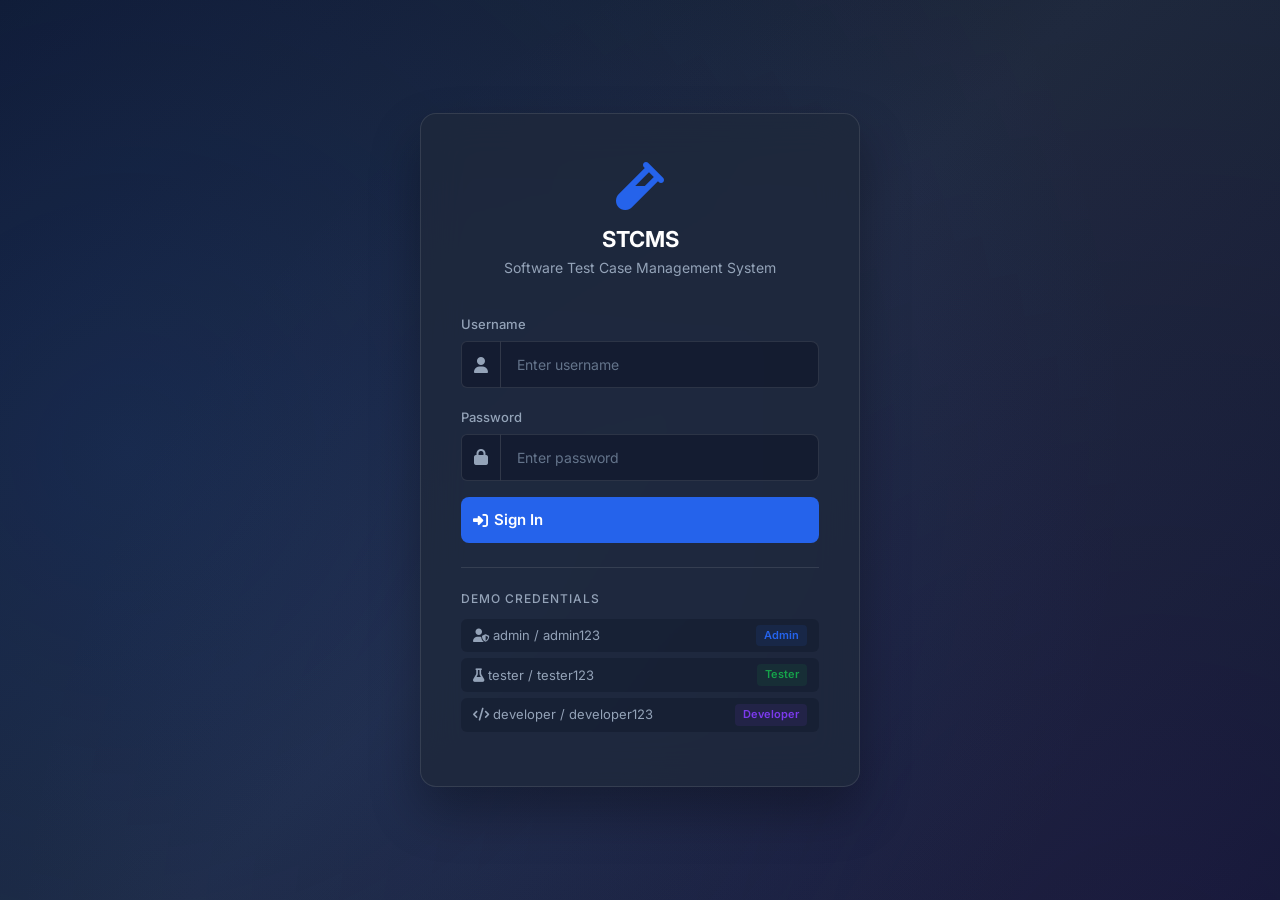
<file: test-suites.html>
<!DOCTYPE html>
<html lang="en">
<head>
    <meta charset="UTF-8">
    <meta name="viewport" content="width=device-width, initial-scale=1.0">
    <meta name="description" content="STCMS Test Suites - Group and manage test suites">
    <title>Test Suites - STCMS</title>
    <link rel="stylesheet" href="https://cdn.jsdelivr.net/npm/bootstrap@5.3.0/dist/css/bootstrap.min.css">
    <link rel="stylesheet" href="https://cdnjs.cloudflare.com/ajax/libs/font-awesome/6.4.0/css/all.min.css">
    <link rel="stylesheet" href="css/style.css">
    <link rel="stylesheet" href="css/dashboard.css">
    <link rel="stylesheet" href="css/responsive.css">
</head>
<body>
    <div class="app-wrapper">
        <div class="sidebar" id="sidebar">
            <div class="sidebar-brand"><i class="fas fa-vial"></i><h5>STCMS <span>Test Management</span></h5></div>
            <nav class="sidebar-nav">
                <div class="nav-section"><div class="nav-section-title">Main</div><a href="dashboard.html" class="nav-link-sidebar"><i class="fas fa-th-large"></i> Dashboard</a><a href="projects.html" class="nav-link-sidebar"><i class="fas fa-folder-open"></i> Projects</a></div>
                <div class="nav-section"><div class="nav-section-title">Testing</div><a href="test-cases.html" class="nav-link-sidebar"><i class="fas fa-list-check"></i> Test Cases</a><a href="test-execution.html" class="nav-link-sidebar"><i class="fas fa-play-circle"></i> Test Execution</a><a href="test-suites.html" class="nav-link-sidebar active"><i class="fas fa-layer-group"></i> Test Suites</a><a href="bugs.html" class="nav-link-sidebar"><i class="fas fa-bug"></i> Bug Tracking</a></div>
                <div class="nav-section"><div class="nav-section-title">Analytics</div><a href="reports.html" class="nav-link-sidebar"><i class="fas fa-chart-bar"></i> Reports</a><a href="rtm.html" class="nav-link-sidebar"><i class="fas fa-project-diagram"></i> RTM</a></div>
                <div class="nav-section"><div class="nav-section-title">Admin</div><a href="team.html" class="nav-link-sidebar"><i class="fas fa-users"></i> Team</a><a href="settings.html" class="nav-link-sidebar"><i class="fas fa-cog"></i> Settings</a><a href="help.html" class="nav-link-sidebar"><i class="fas fa-question-circle"></i> Help</a></div>
            </nav>
            <div class="sidebar-footer"><a href="#" class="nav-link-sidebar" onclick="logoutUser(); return false;"><i class="fas fa-sign-out-alt"></i> Logout</a></div>
        </div>
        <div class="overlay" id="sidebarOverlay"></div>

        <div class="main-content">
            <header class="top-header">
                <div class="header-left"><button class="sidebar-toggle" id="sidebarToggle"><i class="fas fa-bars"></i></button><h1 class="page-title">Test Suites</h1></div>
                <div class="header-right">
                    <button class="header-btn theme-toggle" onclick="toggleTheme()" title="Toggle Theme"><i class="fas fa-moon" id="themeIcon"></i></button>
                    <div style="position:relative;"><button class="header-btn" id="notificationBtn" onclick="toggleNotifications()"><i class="fas fa-bell"></i><span class="notification-count" id="notificationCount" style="display:none;">0</span></button><div class="notification-dropdown" id="notificationDropdown"><div class="notification-header"><h6>Notifications</h6><button class="btn btn-sm btn-link" onclick="markAllNotificationsRead()">Mark all read</button></div><div class="notification-list" id="notificationList"></div></div></div>
                    <div class="user-dropdown"><div class="user-avatar" id="headerUserAvatar">AU</div><div class="user-info"><span class="user-name" id="headerUserName">Admin</span><span class="user-role" id="headerUserRole">Admin</span></div></div>
                </div>
            </header>

            <div class="page-content">
                <div class="page-header">
                    <div><h2>Test Suites</h2><p>Organize test cases into suites for batch execution</p></div>
                    <button class="btn btn-primary" onclick="openSuiteModal()"><i class="fas fa-plus"></i> New Suite</button>
                </div>

                <div class="row g-4" id="suiteCards"></div>
            </div>
        </div>
    </div>

    <!-- Suite Modal -->
    <div class="modal fade" id="suiteModal" tabindex="-1"><div class="modal-dialog modal-lg"><div class="modal-content">
        <div class="modal-header"><h5 class="modal-title" id="suiteModalTitle">New Test Suite</h5><button type="button" class="btn-close" data-bs-dismiss="modal"></button></div>
        <div class="modal-body">
            <form id="suiteForm">
                <input type="hidden" id="suiteId">
                <div class="row g-3">
                    <div class="col-md-8"><label for="suiteName" class="form-label">Suite Name *</label><input type="text" class="form-control" id="suiteName" required minlength="3"><div class="invalid-feedback"></div></div>
                    <div class="col-md-4"><label for="suiteProject" class="form-label">Project *</label><select class="form-select" id="suiteProject" required><option value="">Select Project</option></select><div class="invalid-feedback"></div></div>
                    <div class="col-12"><label for="suiteDesc" class="form-label">Description</label><textarea class="form-control" id="suiteDesc" rows="2"></textarea></div>
                    <div class="col-12">
                        <label class="form-label">Test Cases</label>
                        <div id="suiteTestCasesList" style="max-height:250px;overflow-y:auto;border:1px solid var(--border);border-radius:var(--border-radius);padding:12px;"></div>
                    </div>
                </div>
            </form>
        </div>
        <div class="modal-footer"><button type="button" class="btn btn-secondary" data-bs-dismiss="modal">Cancel</button><button type="button" class="btn btn-primary" onclick="saveSuite()"><i class="fas fa-save"></i> Save Suite</button></div>
    </div></div></div>

    <!-- View Suite Modal -->
    <div class="modal fade" id="viewSuiteModal" tabindex="-1"><div class="modal-dialog modal-lg"><div class="modal-content">
        <div class="modal-header"><h5 class="modal-title">Suite Details</h5><button type="button" class="btn-close" data-bs-dismiss="modal"></button></div>
        <div class="modal-body" id="viewSuiteBody"></div>
    </div></div></div>

    <div class="toast-container" id="toastContainer"></div>

    <script src="https://cdn.jsdelivr.net/npm/bootstrap@5.3.0/dist/js/bootstrap.bundle.min.js"></script>
    <script src="js/storage.js"></script>
    <script src="js/utils.js"></script>
    <script src="js/auth.js"></script>
    <script src="js/notifications.js"></script>
    <script src="js/app.js"></script>
    <script src="js/suites.js"></script>
</body>
</html>
</file>
<file: css/style.css>
/* =============================================
   Software Test Case Management System
   Main Stylesheet - Design System
   ============================================= */

/* Google Fonts */
@import url('https://fonts.googleapis.com/css2?family=Inter:wght@300;400;500;600;700;800&display=swap');

/* ---- CSS Custom Properties (Design Tokens) ---- */
:root {
    /* Colors */
    --primary: #2563EB;
    --primary-light: #3B82F6;
    --primary-dark: #1D4ED8;
    --primary-bg: rgba(37, 99, 235, 0.1);
    --success: #16A34A;
    --success-light: #22C55E;
    --success-bg: rgba(22, 163, 74, 0.1);
    --warning: #F59E0B;
    --warning-light: #FBBF24;
    --warning-bg: rgba(245, 158, 11, 0.1);
    --danger: #DC2626;
    --danger-light: #EF4444;
    --danger-bg: rgba(220, 38, 38, 0.1);
    --info: #0EA5E9;
    --info-bg: rgba(14, 165, 233, 0.1);
    --purple: #7C3AED;
    --purple-bg: rgba(124, 58, 237, 0.1);
    --orange: #EA580C;
    --orange-bg: rgba(234, 88, 12, 0.1);
    --teal: #0D9488;
    --teal-bg: rgba(13, 148, 136, 0.1);

    /* Neutrals */
    --dark: #1E293B;
    --dark-2: #334155;
    --dark-3: #475569;
    --gray: #64748B;
    --gray-light: #94A3B8;
    --gray-lighter: #CBD5E1;
    --gray-lightest: #E2E8F0;
    --bg: #F8FAFC;
    --bg-card: #FFFFFF;
    --bg-hover: #F1F5F9;
    --border: #E2E8F0;
    --text: #1E293B;
    --text-secondary: #64748B;
    --text-muted: #94A3B8;

    /* Sidebar */
    --sidebar-bg: #0F172A;
    --sidebar-hover: #1E293B;
    --sidebar-active: #2563EB;
    --sidebar-text: #94A3B8;
    --sidebar-text-active: #FFFFFF;
    --sidebar-width: 260px;
    --sidebar-collapsed-width: 70px;

    /* Layout */
    --header-height: 64px;
    --border-radius: 8px;
    --border-radius-lg: 12px;
    --border-radius-xl: 16px;
    --shadow-sm: 0 1px 2px rgba(0,0,0,0.05);
    --shadow: 0 1px 3px rgba(0,0,0,0.1), 0 1px 2px rgba(0,0,0,0.06);
    --shadow-md: 0 4px 6px -1px rgba(0,0,0,0.1), 0 2px 4px -1px rgba(0,0,0,0.06);
    --shadow-lg: 0 10px 15px -3px rgba(0,0,0,0.1), 0 4px 6px -2px rgba(0,0,0,0.05);
    --shadow-xl: 0 20px 25px -5px rgba(0,0,0,0.1), 0 10px 10px -5px rgba(0,0,0,0.04);
    --transition: all 0.2s ease;
    --transition-slow: all 0.3s ease;
}

/* ---- Dark Mode ---- */
[data-theme="dark"] {
    --bg: #0F172A;
    --bg-card: #1E293B;
    --bg-hover: #334155;
    --border: #334155;
    --text: #F1F5F9;
    --text-secondary: #94A3B8;
    --text-muted: #64748B;
    --shadow-sm: 0 1px 2px rgba(0,0,0,0.2);
    --shadow: 0 1px 3px rgba(0,0,0,0.3);
    --shadow-md: 0 4px 6px rgba(0,0,0,0.3);
    --shadow-lg: 0 10px 15px rgba(0,0,0,0.3);
    --shadow-xl: 0 20px 25px rgba(0,0,0,0.3);
    --sidebar-bg: #020617;
    --sidebar-hover: #0F172A;
    --gray-lightest: #334155;
}

[data-theme="dark"] .card,
[data-theme="dark"] .modal-content {
    background: var(--bg-card);
    border-color: var(--border);
}

[data-theme="dark"] .table {
    color: var(--text);
    --bs-table-bg: var(--bg-card);
    --bs-table-striped-bg: var(--bg-hover);
    --bs-table-hover-bg: var(--bg-hover);
    border-color: var(--border);
}

[data-theme="dark"] .table th,
[data-theme="dark"] .table td {
    border-color: var(--border);
}

[data-theme="dark"] .form-control,
[data-theme="dark"] .form-select {
    background-color: var(--bg);
    border-color: var(--border);
    color: var(--text);
}

[data-theme="dark"] .form-control:focus,
[data-theme="dark"] .form-select:focus {
    background-color: var(--bg);
    border-color: var(--primary);
    color: var(--text);
}

[data-theme="dark"] .dropdown-menu {
    background-color: var(--bg-card);
    border-color: var(--border);
}

[data-theme="dark"] .dropdown-item {
    color: var(--text);
}

[data-theme="dark"] .dropdown-item:hover {
    background-color: var(--bg-hover);
}

[data-theme="dark"] .list-group-item {
    background-color: var(--bg-card);
    border-color: var(--border);
    color: var(--text);
}

[data-theme="dark"] .modal-header,
[data-theme="dark"] .modal-footer {
    border-color: var(--border);
}

[data-theme="dark"] .btn-close {
    filter: invert(1);
}

[data-theme="dark"] .text-dark {
    color: var(--text) !important;
}

[data-theme="dark"] .bg-light {
    background-color: var(--bg) !important;
}

[data-theme="dark"] .input-group-text {
    background-color: var(--bg-hover);
    border-color: var(--border);
    color: var(--text-secondary);
}

[data-theme="dark"] .page-link {
    background-color: var(--bg-card);
    border-color: var(--border);
    color: var(--text);
}

[data-theme="dark"] .page-item.active .page-link {
    background-color: var(--primary);
    border-color: var(--primary);
}

/* ---- Base Reset ---- */
*, *::before, *::after {
    margin: 0;
    padding: 0;
    box-sizing: border-box;
}

body {
    font-family: 'Inter', -apple-system, BlinkMacSystemFont, 'Segoe UI', sans-serif;
    background: var(--bg);
    color: var(--text);
    line-height: 1.6;
    overflow-x: hidden;
    transition: var(--transition-slow);
}

a {
    text-decoration: none;
    color: var(--primary);
    transition: var(--transition);
}

a:hover {
    color: var(--primary-dark);
}

/* ---- Login Page ---- */
.login-wrapper {
    min-height: 100vh;
    display: flex;
    align-items: center;
    justify-content: center;
    background: linear-gradient(135deg, #0F172A 0%, #1E293B 50%, #0F172A 100%);
    position: relative;
    overflow: hidden;
}

.login-wrapper::before {
    content: '';
    position: absolute;
    top: -50%;
    left: -50%;
    width: 200%;
    height: 200%;
    background: radial-gradient(circle at 30% 50%, rgba(37, 99, 235, 0.15) 0%, transparent 50%),
                radial-gradient(circle at 70% 80%, rgba(124, 58, 237, 0.1) 0%, transparent 50%);
    animation: loginBgAnim 20s ease infinite;
}

@keyframes loginBgAnim {
    0%, 100% { transform: translate(0, 0) rotate(0deg); }
    50% { transform: translate(-2%, -2%) rotate(1deg); }
}

.login-card {
    background: rgba(30, 41, 59, 0.8);
    backdrop-filter: blur(20px);
    border: 1px solid rgba(255, 255, 255, 0.1);
    border-radius: var(--border-radius-xl);
    padding: 48px 40px;
    width: 100%;
    max-width: 440px;
    position: relative;
    z-index: 1;
    box-shadow: 0 25px 50px rgba(0, 0, 0, 0.3);
}

.login-card .logo {
    text-align: center;
    margin-bottom: 32px;
}

.login-card .logo i {
    font-size: 48px;
    color: var(--primary);
    margin-bottom: 16px;
    display: block;
}

.login-card .logo h1 {
    font-size: 22px;
    font-weight: 700;
    color: #FFFFFF;
    margin-bottom: 4px;
}

.login-card .logo p {
    color: var(--gray-light);
    font-size: 14px;
}

.login-card .form-control {
    background: rgba(15, 23, 42, 0.6);
    border: 1px solid rgba(255, 255, 255, 0.1);
    color: #FFFFFF;
    padding: 12px 16px;
    border-radius: var(--border-radius);
    font-size: 14px;
    transition: var(--transition);
}

.login-card .form-control:focus {
    background: rgba(15, 23, 42, 0.8);
    border-color: var(--primary);
    box-shadow: 0 0 0 3px rgba(37, 99, 235, 0.2);
    color: #FFFFFF;
}

.login-card .form-control::placeholder {
    color: var(--gray);
}

.login-card .form-label {
    color: var(--gray-light);
    font-size: 13px;
    font-weight: 500;
    margin-bottom: 6px;
}

.login-card .input-group-text {
    background: rgba(15, 23, 42, 0.6);
    border: 1px solid rgba(255, 255, 255, 0.1);
    color: var(--gray-light);
}

.login-card .btn-primary {
    width: 100%;
    padding: 12px;
    font-weight: 600;
    font-size: 15px;
    border-radius: var(--border-radius);
    background: var(--primary);
    border: none;
    transition: var(--transition);
}

.login-card .btn-primary:hover {
    background: var(--primary-dark);
    transform: translateY(-1px);
    box-shadow: 0 4px 12px rgba(37, 99, 235, 0.4);
}

.login-error {
    background: rgba(220, 38, 38, 0.15);
    border: 1px solid rgba(220, 38, 38, 0.3);
    color: #FCA5A5;
    padding: 10px 14px;
    border-radius: var(--border-radius);
    font-size: 13px;
    margin-bottom: 16px;
    display: none;
}

.demo-credentials {
    margin-top: 24px;
    padding-top: 24px;
    border-top: 1px solid rgba(255, 255, 255, 0.1);
}

.demo-credentials h6 {
    color: var(--gray-light);
    font-size: 12px;
    text-transform: uppercase;
    letter-spacing: 1px;
    margin-bottom: 12px;
}

.demo-credentials .credential-item {
    display: flex;
    justify-content: space-between;
    align-items: center;
    padding: 6px 12px;
    background: rgba(15, 23, 42, 0.4);
    border-radius: 6px;
    margin-bottom: 6px;
    cursor: pointer;
    transition: var(--transition);
}

.demo-credentials .credential-item:hover {
    background: rgba(37, 99, 235, 0.2);
}

.demo-credentials .credential-item span {
    font-size: 13px;
    color: var(--gray-light);
}

.demo-credentials .credential-item .role-badge {
    font-size: 11px;
    padding: 2px 8px;
    border-radius: 4px;
    font-weight: 600;
}

/* ---- App Layout ---- */
.app-wrapper {
    display: flex;
    min-height: 100vh;
}

/* ---- Sidebar ---- */
.sidebar {
    width: var(--sidebar-width);
    min-height: 100vh;
    background: var(--sidebar-bg);
    position: fixed;
    top: 0;
    left: 0;
    z-index: 1040;
    transition: var(--transition-slow);
    display: flex;
    flex-direction: column;
    border-right: 1px solid rgba(255, 255, 255, 0.05);
}

.sidebar-brand {
    padding: 20px 24px;
    display: flex;
    align-items: center;
    gap: 12px;
    border-bottom: 1px solid rgba(255, 255, 255, 0.05);
    min-height: var(--header-height);
}

.sidebar-brand i {
    font-size: 28px;
    color: var(--primary);
}

.sidebar-brand h5 {
    color: #FFFFFF;
    font-size: 15px;
    font-weight: 700;
    margin: 0;
    line-height: 1.3;
}

.sidebar-brand span {
    color: var(--gray);
    font-size: 11px;
    display: block;
    font-weight: 400;
}

.sidebar-nav {
    flex: 1;
    overflow-y: auto;
    padding: 16px 12px;
}

.sidebar-nav::-webkit-scrollbar {
    width: 4px;
}

.sidebar-nav::-webkit-scrollbar-thumb {
    background: var(--dark-2);
    border-radius: 4px;
}

.nav-section {
    margin-bottom: 8px;
}

.nav-section-title {
    font-size: 11px;
    text-transform: uppercase;
    letter-spacing: 1.2px;
    color: var(--gray);
    padding: 8px 12px 4px;
    font-weight: 600;
}

.nav-link-sidebar {
    display: flex;
    align-items: center;
    gap: 12px;
    padding: 10px 16px;
    color: var(--sidebar-text);
    border-radius: var(--border-radius);
    font-size: 14px;
    font-weight: 500;
    transition: var(--transition);
    margin-bottom: 2px;
    position: relative;
}

.nav-link-sidebar:hover {
    background: var(--sidebar-hover);
    color: var(--sidebar-text-active);
}

.nav-link-sidebar.active {
    background: var(--sidebar-active);
    color: var(--sidebar-text-active);
    box-shadow: 0 2px 8px rgba(37, 99, 235, 0.3);
}

.nav-link-sidebar i {
    width: 20px;
    text-align: center;
    font-size: 16px;
}

.nav-link-sidebar .badge {
    margin-left: auto;
    font-size: 11px;
    padding: 2px 8px;
    border-radius: 10px;
}

.sidebar-footer {
    padding: 16px;
    border-top: 1px solid rgba(255, 255, 255, 0.05);
}

.sidebar-footer .nav-link-sidebar {
    color: var(--danger-light);
}

.sidebar-footer .nav-link-sidebar:hover {
    background: rgba(220, 38, 38, 0.15);
}

/* ---- Main Content ---- */
.main-content {
    flex: 1;
    margin-left: var(--sidebar-width);
    transition: var(--transition-slow);
    min-height: 100vh;
    display: flex;
    flex-direction: column;
}

/* ---- Top Header ---- */
.top-header {
    height: var(--header-height);
    background: var(--bg-card);
    border-bottom: 1px solid var(--border);
    display: flex;
    align-items: center;
    justify-content: space-between;
    padding: 0 24px;
    position: sticky;
    top: 0;
    z-index: 1030;
    box-shadow: var(--shadow-sm);
}

.header-left {
    display: flex;
    align-items: center;
    gap: 16px;
}

.header-left .page-title {
    font-size: 18px;
    font-weight: 700;
    color: var(--text);
    margin: 0;
}

.sidebar-toggle {
    display: none;
    background: none;
    border: none;
    font-size: 20px;
    color: var(--text);
    cursor: pointer;
    padding: 8px;
    border-radius: var(--border-radius);
    transition: var(--transition);
}

.sidebar-toggle:hover {
    background: var(--bg-hover);
}

.header-right {
    display: flex;
    align-items: center;
    gap: 8px;
}

.header-btn {
    width: 40px;
    height: 40px;
    border: none;
    background: transparent;
    border-radius: var(--border-radius);
    display: flex;
    align-items: center;
    justify-content: center;
    cursor: pointer;
    color: var(--text-secondary);
    font-size: 18px;
    position: relative;
    transition: var(--transition);
}

.header-btn:hover {
    background: var(--bg-hover);
    color: var(--text);
}

.header-btn .notification-count {
    position: absolute;
    top: 4px;
    right: 4px;
    width: 18px;
    height: 18px;
    background: var(--danger);
    color: #fff;
    font-size: 10px;
    font-weight: 700;
    border-radius: 50%;
    display: flex;
    align-items: center;
    justify-content: center;
}

.theme-toggle {
    cursor: pointer;
}

.user-dropdown {
    display: flex;
    align-items: center;
    gap: 10px;
    padding: 6px 12px;
    border-radius: var(--border-radius);
    cursor: pointer;
    transition: var(--transition);
    border: none;
    background: transparent;
}

.user-dropdown:hover {
    background: var(--bg-hover);
}

.user-avatar {
    width: 36px;
    height: 36px;
    border-radius: 50%;
    background: var(--primary);
    color: #fff;
    display: flex;
    align-items: center;
    justify-content: center;
    font-weight: 700;
    font-size: 14px;
}

.user-info {
    text-align: left;
}

.user-info .user-name {
    font-size: 13px;
    font-weight: 600;
    color: var(--text);
    display: block;
    line-height: 1.2;
}

.user-info .user-role {
    font-size: 11px;
    color: var(--text-secondary);
    display: block;
}

/* ---- Page Content ---- */
.page-content {
    flex: 1;
    padding: 24px;
}

.page-header {
    display: flex;
    align-items: center;
    justify-content: space-between;
    margin-bottom: 24px;
    flex-wrap: wrap;
    gap: 16px;
}

.page-header h2 {
    font-size: 24px;
    font-weight: 700;
    margin: 0;
    color: var(--text);
}

.page-header p {
    color: var(--text-secondary);
    font-size: 14px;
    margin: 4px 0 0;
}

.breadcrumb {
    font-size: 13px;
    margin-bottom: 16px;
}

.breadcrumb-item a {
    color: var(--text-secondary);
}

.breadcrumb-item.active {
    color: var(--text);
}

/* ---- Cards ---- */
.card {
    background: var(--bg-card);
    border: 1px solid var(--border);
    border-radius: var(--border-radius-lg);
    box-shadow: var(--shadow-sm);
    transition: var(--transition);
}

.card:hover {
    box-shadow: var(--shadow);
}

.card-header {
    padding: 16px 20px;
    border-bottom: 1px solid var(--border);
    background: transparent;
    display: flex;
    align-items: center;
    justify-content: space-between;
}

.card-header h5, .card-header h6 {
    font-weight: 600;
    margin: 0;
    color: var(--text);
}

.card-body {
    padding: 20px;
}

/* Stat Cards */
.stat-card {
    padding: 20px;
    border-radius: var(--border-radius-lg);
    background: var(--bg-card);
    border: 1px solid var(--border);
    display: flex;
    align-items: flex-start;
    justify-content: space-between;
    transition: var(--transition);
    position: relative;
    overflow: hidden;
}

.stat-card:hover {
    transform: translateY(-2px);
    box-shadow: var(--shadow-md);
}

.stat-card .stat-info h3 {
    font-size: 28px;
    font-weight: 800;
    margin: 0;
    line-height: 1;
    color: var(--text);
}

.stat-card .stat-info p {
    font-size: 13px;
    color: var(--text-secondary);
    margin: 6px 0 0;
    font-weight: 500;
}

.stat-card .stat-icon {
    width: 48px;
    height: 48px;
    border-radius: var(--border-radius);
    display: flex;
    align-items: center;
    justify-content: center;
    font-size: 22px;
}

.stat-card .stat-icon.primary { background: var(--primary-bg); color: var(--primary); }
.stat-card .stat-icon.success { background: var(--success-bg); color: var(--success); }
.stat-card .stat-icon.warning { background: var(--warning-bg); color: var(--warning); }
.stat-card .stat-icon.danger { background: var(--danger-bg); color: var(--danger); }
.stat-card .stat-icon.info { background: var(--info-bg); color: var(--info); }
.stat-card .stat-icon.purple { background: var(--purple-bg); color: var(--purple); }
.stat-card .stat-icon.orange { background: var(--orange-bg); color: var(--orange); }
.stat-card .stat-icon.teal { background: var(--teal-bg); color: var(--teal); }

/* ---- Tables ---- */
.table-container {
    background: var(--bg-card);
    border: 1px solid var(--border);
    border-radius: var(--border-radius-lg);
    overflow: hidden;
}

.table-toolbar {
    padding: 16px 20px;
    display: flex;
    align-items: center;
    justify-content: space-between;
    flex-wrap: wrap;
    gap: 12px;
    border-bottom: 1px solid var(--border);
}

.table-toolbar .search-box {
    position: relative;
    min-width: 250px;
}

.table-toolbar .search-box input {
    padding-left: 36px;
    border-radius: var(--border-radius);
    border: 1px solid var(--border);
    font-size: 13px;
    height: 38px;
}

.table-toolbar .search-box i {
    position: absolute;
    left: 12px;
    top: 50%;
    transform: translateY(-50%);
    color: var(--gray-light);
    font-size: 14px;
}

.table-filters {
    display: flex;
    align-items: center;
    gap: 8px;
    flex-wrap: wrap;
}

.table-filters .form-select {
    font-size: 13px;
    height: 38px;
    min-width: 140px;
    border-color: var(--border);
    border-radius: var(--border-radius);
}

.table {
    margin: 0;
    font-size: 13px;
}

.table thead th {
    background: var(--bg-hover);
    font-weight: 600;
    font-size: 12px;
    text-transform: uppercase;
    letter-spacing: 0.5px;
    color: var(--text-secondary);
    padding: 12px 16px;
    border-bottom: 1px solid var(--border);
    white-space: nowrap;
}

.table tbody td {
    padding: 12px 16px;
    vertical-align: middle;
    border-bottom: 1px solid var(--border);
    color: var(--text);
}

.table tbody tr:hover {
    background: var(--bg-hover);
}

.table tbody tr:last-child td {
    border-bottom: none;
}

.table-pagination {
    padding: 12px 20px;
    display: flex;
    align-items: center;
    justify-content: space-between;
    border-top: 1px solid var(--border);
    font-size: 13px;
    color: var(--text-secondary);
}

/* ---- Badges ---- */
.badge-status {
    padding: 4px 10px;
    border-radius: 20px;
    font-size: 11px;
    font-weight: 600;
    display: inline-flex;
    align-items: center;
    gap: 4px;
    white-space: nowrap;
}

.badge-status::before {
    content: '';
    width: 6px;
    height: 6px;
    border-radius: 50%;
    display: inline-block;
}

.badge-passed, .badge-closed, .badge-completed, .badge-active, .badge-fixed { 
    background: var(--success-bg); 
    color: var(--success); 
}
.badge-passed::before, .badge-closed::before, .badge-completed::before, .badge-active::before, .badge-fixed::before { 
    background: var(--success); 
}

.badge-failed, .badge-critical, .badge-rejected, .badge-reopened { 
    background: var(--danger-bg); 
    color: var(--danger); 
}
.badge-failed::before, .badge-critical::before, .badge-rejected::before, .badge-reopened::before { 
    background: var(--danger); 
}

.badge-blocked, .badge-high, .badge-assigned, .badge-on-hold { 
    background: var(--warning-bg); 
    color: var(--warning); 
}
.badge-blocked::before, .badge-high::before, .badge-assigned::before, .badge-on-hold::before { 
    background: var(--warning); 
}

.badge-not-executed, .badge-planning, .badge-low { 
    background: var(--info-bg); 
    color: var(--info); 
}
.badge-not-executed::before, .badge-planning::before, .badge-low::before { 
    background: var(--info); 
}

.badge-open, .badge-medium { 
    background: var(--purple-bg); 
    color: var(--purple); 
}
.badge-open::before, .badge-medium::before { 
    background: var(--purple); 
}

.badge-in-progress, .badge-testing, .badge-retest { 
    background: var(--orange-bg); 
    color: var(--orange); 
}
.badge-in-progress::before, .badge-testing::before, .badge-retest::before { 
    background: var(--orange); 
}

.badge-major { 
    background: var(--danger-bg); 
    color: var(--danger); 
}
.badge-major::before { 
    background: var(--danger); 
}

.badge-minor { 
    background: var(--warning-bg); 
    color: #B45309; 
}
.badge-minor::before { 
    background: #B45309; 
}

.badge-trivial { 
    background: var(--teal-bg); 
    color: var(--teal); 
}
.badge-trivial::before { 
    background: var(--teal); 
}

/* ---- Buttons ---- */
.btn {
    font-size: 13px;
    font-weight: 500;
    padding: 8px 16px;
    border-radius: var(--border-radius);
    transition: var(--transition);
    display: inline-flex;
    align-items: center;
    gap: 6px;
}

.btn-primary {
    background: var(--primary);
    border-color: var(--primary);
}

.btn-primary:hover {
    background: var(--primary-dark);
    border-color: var(--primary-dark);
    transform: translateY(-1px);
    box-shadow: 0 2px 8px rgba(37, 99, 235, 0.3);
}

.btn-success {
    background: var(--success);
    border-color: var(--success);
}

.btn-danger {
    background: var(--danger);
    border-color: var(--danger);
}

.btn-outline-primary {
    color: var(--primary);
    border-color: var(--primary);
}

.btn-outline-primary:hover {
    background: var(--primary);
    color: #fff;
}

.btn-sm {
    font-size: 12px;
    padding: 4px 10px;
}

.btn-icon {
    width: 32px;
    height: 32px;
    padding: 0;
    display: inline-flex;
    align-items: center;
    justify-content: center;
    border-radius: var(--border-radius);
    border: 1px solid var(--border);
    background: transparent;
    color: var(--text-secondary);
    cursor: pointer;
    transition: var(--transition);
}

.btn-icon:hover {
    background: var(--bg-hover);
    color: var(--text);
}

.btn-icon.view:hover { color: var(--primary); }
.btn-icon.edit:hover { color: var(--warning); }
.btn-icon.delete:hover { color: var(--danger); background: var(--danger-bg); }
.btn-icon.execute:hover { color: var(--success); }
.btn-icon.duplicate:hover { color: var(--info); }

.action-btns {
    display: flex;
    gap: 4px;
}

/* ---- Modals ---- */
.modal-content {
    border: none;
    border-radius: var(--border-radius-lg);
    box-shadow: var(--shadow-xl);
}

.modal-header {
    padding: 20px 24px;
    border-bottom: 1px solid var(--border);
}

.modal-header .modal-title {
    font-size: 18px;
    font-weight: 700;
}

.modal-body {
    padding: 24px;
}

.modal-footer {
    padding: 16px 24px;
    border-top: 1px solid var(--border);
}

.modal-lg {
    max-width: 700px;
}

.modal-xl {
    max-width: 900px;
}

/* ---- Forms ---- */
.form-label {
    font-size: 13px;
    font-weight: 500;
    color: var(--text);
    margin-bottom: 4px;
}

.form-control, .form-select {
    font-size: 14px;
    padding: 10px 14px;
    border: 1px solid var(--border);
    border-radius: var(--border-radius);
    transition: var(--transition);
    color: var(--text);
    background-color: var(--bg-card);
}

.form-control:focus, .form-select:focus {
    border-color: var(--primary);
    box-shadow: 0 0 0 3px rgba(37, 99, 235, 0.15);
}

.form-text {
    font-size: 12px;
    color: var(--text-muted);
}

.is-invalid {
    border-color: var(--danger) !important;
}

.invalid-feedback {
    font-size: 12px;
    color: var(--danger);
}

/* ---- Toast Container ---- */
.toast-container {
    position: fixed;
    top: 20px;
    right: 20px;
    z-index: 9999;
    display: flex;
    flex-direction: column;
    gap: 8px;
}

.custom-toast {
    min-width: 320px;
    padding: 14px 20px;
    border-radius: var(--border-radius);
    display: flex;
    align-items: center;
    gap: 12px;
    box-shadow: var(--shadow-lg);
    animation: toastSlideIn 0.3s ease;
    font-size: 14px;
    font-weight: 500;
    color: #fff;
    position: relative;
    overflow: hidden;
}

.custom-toast.toast-success { background: var(--success); }
.custom-toast.toast-danger { background: var(--danger); }
.custom-toast.toast-warning { background: var(--warning); color: var(--dark); }
.custom-toast.toast-info { background: var(--primary); }

.custom-toast .toast-close {
    margin-left: auto;
    background: none;
    border: none;
    color: inherit;
    font-size: 18px;
    cursor: pointer;
    opacity: 0.7;
    padding: 0 4px;
}

.custom-toast .toast-close:hover {
    opacity: 1;
}

.custom-toast .toast-progress {
    position: absolute;
    bottom: 0;
    left: 0;
    height: 3px;
    background: rgba(255, 255, 255, 0.4);
    animation: toastProgress 3s linear forwards;
}

@keyframes toastSlideIn {
    from { transform: translateX(100%); opacity: 0; }
    to { transform: translateX(0); opacity: 1; }
}

@keyframes toastProgress {
    from { width: 100%; }
    to { width: 0%; }
}

/* ---- Notification Dropdown ---- */
.notification-dropdown {
    position: absolute;
    top: calc(100% + 8px);
    right: 0;
    width: 360px;
    background: var(--bg-card);
    border: 1px solid var(--border);
    border-radius: var(--border-radius-lg);
    box-shadow: var(--shadow-xl);
    z-index: 1050;
    display: none;
    max-height: 420px;
    overflow: hidden;
}

.notification-dropdown.show {
    display: block;
    animation: fadeInDown 0.2s ease;
}

@keyframes fadeInDown {
    from { opacity: 0; transform: translateY(-8px); }
    to { opacity: 1; transform: translateY(0); }
}

.notification-header {
    padding: 14px 16px;
    border-bottom: 1px solid var(--border);
    display: flex;
    align-items: center;
    justify-content: space-between;
}

.notification-header h6 {
    font-size: 14px;
    font-weight: 600;
    margin: 0;
}

.notification-list {
    max-height: 340px;
    overflow-y: auto;
}

.notification-item {
    padding: 12px 16px;
    border-bottom: 1px solid var(--border);
    display: flex;
    gap: 12px;
    transition: var(--transition);
    cursor: pointer;
}

.notification-item:hover {
    background: var(--bg-hover);
}

.notification-item.unread {
    background: var(--primary-bg);
}

.notification-item .notif-icon {
    width: 36px;
    height: 36px;
    border-radius: 50%;
    display: flex;
    align-items: center;
    justify-content: center;
    font-size: 14px;
    flex-shrink: 0;
}

.notification-item .notif-content p {
    font-size: 13px;
    margin: 0;
    color: var(--text);
    line-height: 1.4;
}

.notification-item .notif-content .notif-time {
    font-size: 11px;
    color: var(--text-muted);
    margin-top: 2px;
}

.notification-empty {
    padding: 32px;
    text-align: center;
    color: var(--text-muted);
}

.notification-empty i {
    font-size: 32px;
    margin-bottom: 8px;
    display: block;
}

/* ---- Empty State ---- */
.empty-state {
    text-align: center;
    padding: 48px 24px;
    color: var(--text-muted);
}

.empty-state i {
    font-size: 48px;
    margin-bottom: 16px;
    display: block;
    color: var(--gray-lighter);
}

.empty-state h5 {
    font-weight: 600;
    color: var(--text-secondary);
    margin-bottom: 8px;
}

.empty-state p {
    font-size: 14px;
    max-width: 400px;
    margin: 0 auto;
}

/* ---- Progress Bars ---- */
.progress {
    height: 8px;
    border-radius: 4px;
    background: var(--gray-lightest);
    overflow: hidden;
}

.progress-bar {
    border-radius: 4px;
    transition: width 0.6s ease;
}

/* ---- Chart Containers ---- */
.chart-container {
    position: relative;
    width: 100%;
    padding: 16px 0;
}

.chart-container canvas {
    max-height: 300px;
}

/* ---- Detail View ---- */
.detail-grid {
    display: grid;
    grid-template-columns: repeat(2, 1fr);
    gap: 16px;
}

.detail-item {
    padding: 12px 0;
    border-bottom: 1px solid var(--border);
}

.detail-item label {
    font-size: 12px;
    text-transform: uppercase;
    letter-spacing: 0.5px;
    color: var(--text-muted);
    font-weight: 600;
    display: block;
    margin-bottom: 4px;
}

.detail-item span, .detail-item p {
    font-size: 14px;
    color: var(--text);
    margin: 0;
}

.detail-full {
    grid-column: 1 / -1;
}

/* ---- Activity Log ---- */
.activity-item {
    display: flex;
    gap: 12px;
    padding: 12px 0;
    border-bottom: 1px solid var(--border);
}

.activity-item:last-child {
    border-bottom: none;
}

.activity-icon {
    width: 36px;
    height: 36px;
    border-radius: 50%;
    display: flex;
    align-items: center;
    justify-content: center;
    font-size: 14px;
    flex-shrink: 0;
}

.activity-content {
    flex: 1;
}

.activity-content p {
    font-size: 13px;
    margin: 0;
    color: var(--text);
}

.activity-content .activity-time {
    font-size: 11px;
    color: var(--text-muted);
    margin-top: 2px;
}

/* ---- Misc ---- */
.overlay {
    position: fixed;
    top: 0;
    left: 0;
    right: 0;
    bottom: 0;
    background: rgba(0, 0, 0, 0.5);
    z-index: 1035;
    display: none;
}

.overlay.show {
    display: block;
}

.text-truncate-2 {
    display: -webkit-box;
    -webkit-line-clamp: 2;
    -webkit-box-orient: vertical;
    overflow: hidden;
}

.cursor-pointer {
    cursor: pointer;
}

.gap-2 { gap: 8px; }
.gap-3 { gap: 12px; }

/* Steps list */
.steps-list {
    counter-reset: step-counter;
    list-style: none;
    padding: 0;
}

.steps-list li {
    counter-increment: step-counter;
    padding: 8px 0 8px 36px;
    position: relative;
    border-bottom: 1px solid var(--border);
    font-size: 14px;
}

.steps-list li::before {
    content: counter(step-counter);
    position: absolute;
    left: 0;
    width: 24px;
    height: 24px;
    background: var(--primary-bg);
    color: var(--primary);
    border-radius: 50%;
    display: flex;
    align-items: center;
    justify-content: center;
    font-size: 12px;
    font-weight: 700;
}

/* Status flow */
.status-flow {
    display: flex;
    align-items: center;
    gap: 4px;
    flex-wrap: wrap;
    font-size: 12px;
}

.status-flow .flow-item {
    padding: 4px 10px;
    border-radius: 4px;
    background: var(--bg-hover);
    color: var(--text-secondary);
    font-weight: 500;
}

.status-flow .flow-item.current {
    background: var(--primary);
    color: #fff;
}

.status-flow .flow-arrow {
    color: var(--gray-light);
    font-size: 10px;
}

/* Print styles */
@media print {
    .sidebar, .top-header, .table-toolbar, .action-btns, .btn {
        display: none !important;
    }
    .main-content {
        margin-left: 0 !important;
    }
    .page-content {
        padding: 0 !important;
    }
    .card {
        border: 1px solid #ddd !important;
        break-inside: avoid;
    }
}

/* ---- Animations ---- */
@keyframes fadeIn {
    from { opacity: 0; }
    to { opacity: 1; }
}

@keyframes slideUp {
    from { opacity: 0; transform: translateY(20px); }
    to { opacity: 1; transform: translateY(0); }
}

.fade-in {
    animation: fadeIn 0.3s ease;
}

.slide-up {
    animation: slideUp 0.4s ease;
}

/* Confirmation modal */
.confirm-overlay {
    position: fixed;
    top: 0; left: 0; right: 0; bottom: 0;
    background: rgba(0,0,0,0.5);
    z-index: 9998;
    display: flex;
    align-items: center;
    justify-content: center;
}

.confirm-dialog {
    background: var(--bg-card);
    border-radius: var(--border-radius-lg);
    padding: 32px;
    max-width: 420px;
    width: 90%;
    text-align: center;
    box-shadow: var(--shadow-xl);
    animation: slideUp 0.2s ease;
}

.confirm-dialog .confirm-icon {
    width: 64px;
    height: 64px;
    border-radius: 50%;
    background: var(--danger-bg);
    color: var(--danger);
    display: flex;
    align-items: center;
    justify-content: center;
    font-size: 28px;
    margin: 0 auto 16px;
}

.confirm-dialog h5 {
    font-weight: 700;
    margin-bottom: 8px;
}

.confirm-dialog p {
    color: var(--text-secondary);
    font-size: 14px;
    margin-bottom: 24px;
}

.confirm-dialog .confirm-actions {
    display: flex;
    gap: 12px;
    justify-content: center;
}
</file>
<file: css/dashboard.css>
/* =============================================
   Dashboard-specific styles
   ============================================= */

.dashboard-stats {
    display: grid;
    grid-template-columns: repeat(4, 1fr);
    gap: 20px;
    margin-bottom: 24px;
}

.dashboard-charts {
    display: grid;
    grid-template-columns: repeat(2, 1fr);
    gap: 20px;
    margin-bottom: 24px;
}

.chart-card {
    background: var(--bg-card);
    border: 1px solid var(--border);
    border-radius: var(--border-radius-lg);
    padding: 20px;
    box-shadow: var(--shadow-sm);
}

.chart-card h6 {
    font-weight: 600;
    margin-bottom: 16px;
    color: var(--text);
    font-size: 15px;
}

.chart-card canvas {
    max-height: 280px;
}

/* Recent Activity */
.recent-activity {
    background: var(--bg-card);
    border: 1px solid var(--border);
    border-radius: var(--border-radius-lg);
    padding: 20px;
    box-shadow: var(--shadow-sm);
}

.recent-activity h6 {
    font-weight: 600;
    margin-bottom: 16px;
    font-size: 15px;
    color: var(--text);
}

/* Quality Metrics */
.metrics-grid {
    display: grid;
    grid-template-columns: repeat(auto-fill, minmax(200px, 1fr));
    gap: 16px;
}

.metric-item {
    background: var(--bg-card);
    border: 1px solid var(--border);
    border-radius: var(--border-radius);
    padding: 16px;
    text-align: center;
}

.metric-item .metric-value {
    font-size: 28px;
    font-weight: 800;
    color: var(--primary);
    display: block;
}

.metric-item .metric-label {
    font-size: 12px;
    color: var(--text-secondary);
    text-transform: uppercase;
    letter-spacing: 0.5px;
    font-weight: 600;
    margin-top: 4px;
}

/* Testing Progress */
.progress-overview {
    display: grid;
    grid-template-columns: repeat(2, 1fr);
    gap: 20px;
    margin-bottom: 24px;
}

.progress-card {
    background: var(--bg-card);
    border: 1px solid var(--border);
    border-radius: var(--border-radius-lg);
    padding: 20px;
}

.progress-card h6 {
    font-size: 14px;
    font-weight: 600;
    margin-bottom: 12px;
    color: var(--text);
}

.progress-card .progress-info {
    display: flex;
    justify-content: space-between;
    align-items: center;
    margin-bottom: 8px;
}

.progress-card .progress-info span {
    font-size: 13px;
    color: var(--text-secondary);
}

.progress-card .progress-info strong {
    font-size: 15px;
    color: var(--text);
}

/* Quick Actions */
.quick-actions {
    display: grid;
    grid-template-columns: repeat(4, 1fr);
    gap: 12px;
    margin-bottom: 24px;
}

.quick-action-btn {
    padding: 16px;
    background: var(--bg-card);
    border: 1px solid var(--border);
    border-radius: var(--border-radius-lg);
    text-align: center;
    cursor: pointer;
    transition: var(--transition);
    text-decoration: none;
    color: var(--text);
    display: block;
}

.quick-action-btn:hover {
    transform: translateY(-2px);
    box-shadow: var(--shadow-md);
    border-color: var(--primary);
    color: var(--primary);
}

.quick-action-btn i {
    font-size: 24px;
    margin-bottom: 8px;
    display: block;
    color: var(--primary);
}

.quick-action-btn span {
    font-size: 13px;
    font-weight: 500;
}

/* Welcome banner */
.welcome-banner {
    background: linear-gradient(135deg, var(--primary) 0%, #7C3AED 100%);
    border-radius: var(--border-radius-lg);
    padding: 28px 32px;
    color: #fff;
    margin-bottom: 24px;
    position: relative;
    overflow: hidden;
}

.welcome-banner::after {
    content: '';
    position: absolute;
    top: -50%;
    right: -20%;
    width: 400px;
    height: 400px;
    background: rgba(255,255,255,0.05);
    border-radius: 50%;
}

.welcome-banner h3 {
    font-size: 22px;
    font-weight: 700;
    margin-bottom: 6px;
    position: relative;
    z-index: 1;
}

.welcome-banner p {
    font-size: 14px;
    opacity: 0.85;
    margin: 0;
    position: relative;
    z-index: 1;
}

/* Report cards */
.report-card {
    background: var(--bg-card);
    border: 1px solid var(--border);
    border-radius: var(--border-radius-lg);
    padding: 20px;
    cursor: pointer;
    transition: var(--transition);
}

.report-card:hover {
    transform: translateY(-2px);
    box-shadow: var(--shadow-md);
}

.report-card .report-icon {
    width: 48px;
    height: 48px;
    border-radius: var(--border-radius);
    display: flex;
    align-items: center;
    justify-content: center;
    font-size: 20px;
    margin-bottom: 12px;
}

.report-card h6 {
    font-weight: 600;
    margin-bottom: 4px;
    font-size: 14px;
}

.report-card p {
    font-size: 12px;
    color: var(--text-secondary);
    margin: 0;
}

/* Project Cards */
.project-cards {
    display: grid;
    grid-template-columns: repeat(auto-fill, minmax(320px, 1fr));
    gap: 20px;
}

.project-card {
    background: var(--bg-card);
    border: 1px solid var(--border);
    border-radius: var(--border-radius-lg);
    padding: 24px;
    transition: var(--transition);
    position: relative;
}

.project-card:hover {
    box-shadow: var(--shadow-md);
    transform: translateY(-2px);
}

.project-card .project-header {
    display: flex;
    align-items: flex-start;
    justify-content: space-between;
    margin-bottom: 12px;
}

.project-card .project-header h5 {
    font-size: 16px;
    font-weight: 600;
    margin: 0;
    color: var(--text);
}

.project-card .project-desc {
    font-size: 13px;
    color: var(--text-secondary);
    margin-bottom: 16px;
    line-height: 1.5;
    display: -webkit-box;
    -webkit-line-clamp: 2;
    -webkit-box-orient: vertical;
    overflow: hidden;
}

.project-card .project-meta {
    display: flex;
    gap: 16px;
    font-size: 12px;
    color: var(--text-muted);
    margin-bottom: 16px;
}

.project-card .project-meta span i {
    margin-right: 4px;
}

.project-card .project-footer {
    display: flex;
    align-items: center;
    justify-content: space-between;
    padding-top: 16px;
    border-top: 1px solid var(--border);
}

/* Suite progress */
.suite-progress {
    display: flex;
    gap: 4px;
    margin-top: 8px;
}

.suite-progress .progress-segment {
    height: 6px;
    border-radius: 3px;
    transition: width 0.4s ease;
}

/* Settings page */
.settings-section {
    background: var(--bg-card);
    border: 1px solid var(--border);
    border-radius: var(--border-radius-lg);
    padding: 24px;
    margin-bottom: 20px;
}

.settings-section h5 {
    font-weight: 600;
    margin-bottom: 16px;
    font-size: 16px;
    padding-bottom: 12px;
    border-bottom: 1px solid var(--border);
}

.setting-row {
    display: flex;
    align-items: center;
    justify-content: space-between;
    padding: 12px 0;
    border-bottom: 1px solid var(--border);
}

.setting-row:last-child {
    border-bottom: none;
}

.setting-row .setting-info h6 {
    font-size: 14px;
    font-weight: 600;
    margin: 0 0 2px;
}

.setting-row .setting-info p {
    font-size: 12px;
    color: var(--text-secondary);
    margin: 0;
}

/* Toggle switch */
.toggle-switch {
    position: relative;
    width: 48px;
    height: 26px;
}

.toggle-switch input {
    opacity: 0;
    width: 0;
    height: 0;
}

.toggle-slider {
    position: absolute;
    cursor: pointer;
    top: 0; left: 0; right: 0; bottom: 0;
    background: var(--gray-lighter);
    border-radius: 26px;
    transition: var(--transition);
}

.toggle-slider::before {
    content: '';
    position: absolute;
    width: 20px;
    height: 20px;
    left: 3px;
    bottom: 3px;
    background: #fff;
    border-radius: 50%;
    transition: var(--transition);
}

.toggle-switch input:checked + .toggle-slider {
    background: var(--primary);
}

.toggle-switch input:checked + .toggle-slider::before {
    transform: translateX(22px);
}

/* Help page */
.help-card {
    background: var(--bg-card);
    border: 1px solid var(--border);
    border-radius: var(--border-radius-lg);
    padding: 24px;
    margin-bottom: 16px;
}

.help-card h5 {
    font-size: 16px;
    font-weight: 600;
    margin-bottom: 8px;
}

.help-card p {
    font-size: 14px;
    color: var(--text-secondary);
    margin: 0;
    line-height: 1.6;
}

.faq-item {
    border-bottom: 1px solid var(--border);
    padding: 16px 0;
}

.faq-item:last-child {
    border-bottom: none;
}

.faq-question {
    font-weight: 600;
    cursor: pointer;
    display: flex;
    justify-content: space-between;
    align-items: center;
    font-size: 14px;
    color: var(--text);
}

.faq-answer {
    font-size: 14px;
    color: var(--text-secondary);
    margin-top: 8px;
    padding-left: 4px;
    line-height: 1.6;
    display: none;
}

.faq-item.active .faq-answer {
    display: block;
}

.faq-item.active .faq-question i {
    transform: rotate(180deg);
}

/* RTM matrix */
.rtm-table th, .rtm-table td {
    text-align: center;
    vertical-align: middle;
}
</file>
<file: css/responsive.css>
/* =============================================
   Responsive Design Styles
   ============================================= */

/* Tablet and smaller desktops */
@media (max-width: 1200px) {
    .dashboard-stats {
        grid-template-columns: repeat(2, 1fr);
    }

    .quick-actions {
        grid-template-columns: repeat(2, 1fr);
    }
}

/* Tablets */
@media (max-width: 992px) {
    .sidebar {
        transform: translateX(-100%);
    }

    .sidebar.show {
        transform: translateX(0);
    }

    .main-content {
        margin-left: 0;
    }

    .sidebar-toggle {
        display: flex;
    }

    .overlay.show {
        display: block;
    }

    .dashboard-charts {
        grid-template-columns: 1fr;
    }

    .progress-overview {
        grid-template-columns: 1fr;
    }

    .detail-grid {
        grid-template-columns: 1fr;
    }

    .project-cards {
        grid-template-columns: repeat(auto-fill, minmax(280px, 1fr));
    }

    .modal-xl {
        max-width: 90%;
    }
}

/* Mobile phones */
@media (max-width: 768px) {
    .dashboard-stats {
        grid-template-columns: 1fr 1fr;
        gap: 12px;
    }

    .stat-card {
        padding: 16px;
    }

    .stat-card .stat-info h3 {
        font-size: 22px;
    }

    .stat-card .stat-icon {
        width: 40px;
        height: 40px;
        font-size: 18px;
    }

    .page-content {
        padding: 16px;
    }

    .page-header {
        flex-direction: column;
        align-items: flex-start;
    }

    .page-header .btn {
        width: 100%;
        justify-content: center;
    }

    .table-toolbar {
        flex-direction: column;
    }

    .table-toolbar .search-box {
        min-width: 100%;
    }

    .table-filters {
        width: 100%;
    }

    .table-filters .form-select {
        min-width: 0;
        flex: 1;
    }

    .table-responsive {
        font-size: 12px;
    }

    .quick-actions {
        grid-template-columns: repeat(2, 1fr);
        gap: 8px;
    }

    .quick-action-btn {
        padding: 12px;
    }

    .quick-action-btn i {
        font-size: 20px;
    }

    .welcome-banner {
        padding: 20px;
    }

    .welcome-banner h3 {
        font-size: 18px;
    }

    .notification-dropdown {
        width: calc(100vw - 32px);
        right: -60px;
    }

    .header-right .user-info {
        display: none;
    }

    .project-cards {
        grid-template-columns: 1fr;
    }

    .metrics-grid {
        grid-template-columns: repeat(2, 1fr);
    }

    .confirm-dialog {
        padding: 24px;
    }

    .custom-toast {
        min-width: 280px;
    }

    .status-flow {
        font-size: 11px;
    }

    .setting-row {
        flex-direction: column;
        align-items: flex-start;
        gap: 8px;
    }

    .modal-lg, .modal-xl {
        max-width: 95%;
    }
}

/* Small phones */
@media (max-width: 480px) {
    .dashboard-stats {
        grid-template-columns: 1fr;
    }

    .top-header {
        padding: 0 12px;
    }

    .header-left .page-title {
        font-size: 15px;
    }

    .login-card {
        padding: 32px 24px;
        margin: 16px;
    }

    .modal-body {
        padding: 16px;
    }

    .table-pagination {
        flex-direction: column;
        gap: 8px;
        text-align: center;
    }

    .metrics-grid {
        grid-template-columns: 1fr 1fr;
    }

    .quick-actions {
        grid-template-columns: 1fr 1fr;
    }
}
</file>
